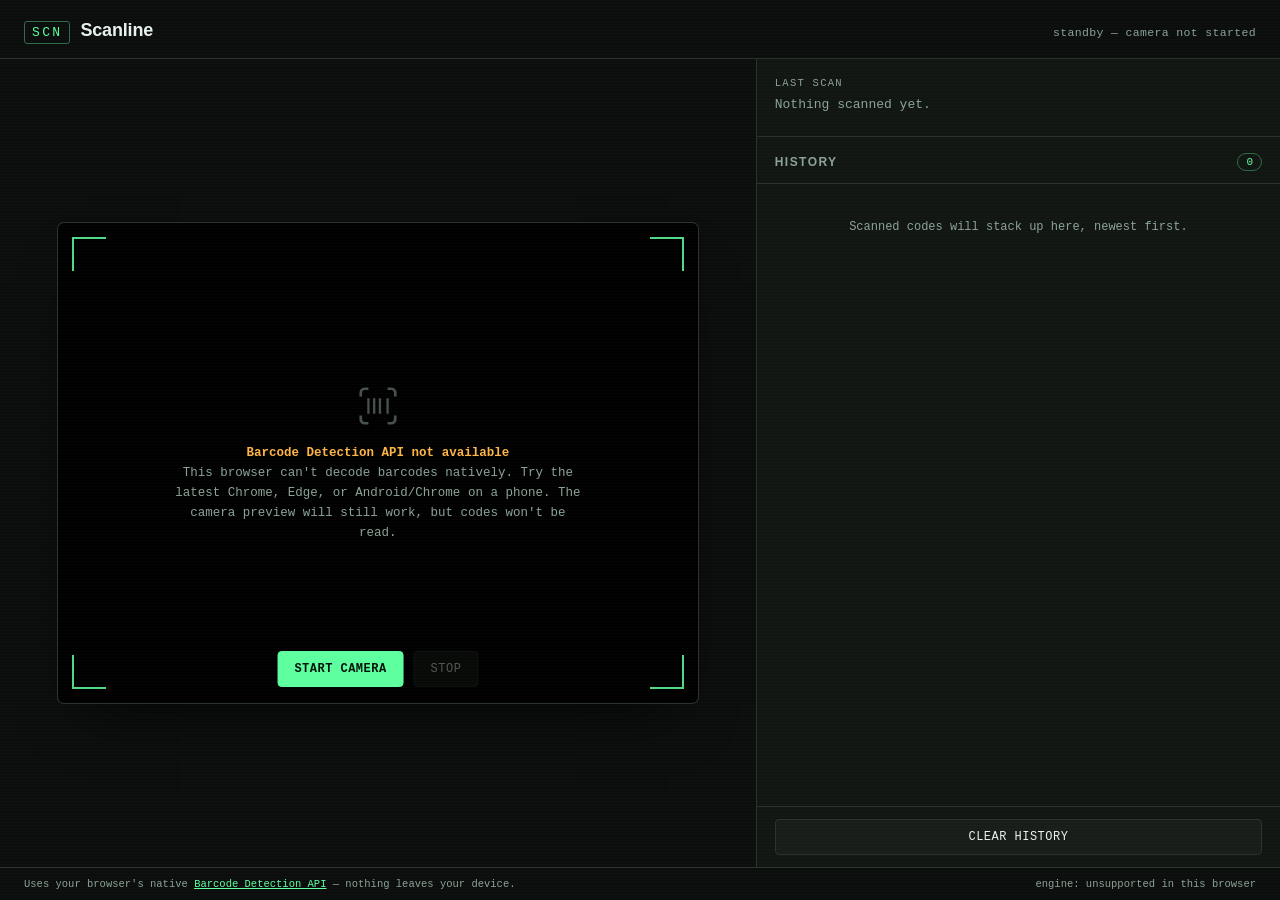
<file: barcode-scanner.html>
<!DOCTYPE html>
<html lang="en">
<head>
<meta charset="UTF-8">
<meta name="viewport" content="width=device-width, initial-scale=1.0">
<title>Scanline — Barcode Scanner</title>
<style>
  :root{
    --ink:#0b0e0d;
    --panel:#121613;
    --panel-2:#181d19;
    --line:#2a322c;
    --phosphor:#5dff9e;
    --phosphor-dim:#2e6b46;
    --amber:#ffb545;
    --text:#e8f2ec;
    --text-dim:#8ba396;
    --danger:#ff6b5e;
    --mono: "SF Mono", "IBM Plex Mono", "Courier New", monospace;
    --sans: "Inter", -apple-system, BlinkMacSystemFont, "Segoe UI", sans-serif;
  }
  *{box-sizing:border-box;}
  html,body{
    margin:0; padding:0; height:100%;
    background:var(--ink);
    color:var(--text);
    font-family:var(--sans);
    overflow-x:hidden;
  }
  body{
    display:flex;
    flex-direction:column;
    min-height:100vh;
  }

  /* subtle scanline texture over the whole app */
  body::before{
    content:"";
    position:fixed; inset:0;
    pointer-events:none;
    background:repeating-linear-gradient(
      to bottom,
      rgba(255,255,255,0.015) 0px,
      rgba(255,255,255,0.015) 1px,
      transparent 1px,
      transparent 3px
    );
    z-index:50;
  }

  header{
    padding:20px 24px 14px;
    border-bottom:1px solid var(--line);
    display:flex;
    align-items:baseline;
    justify-content:space-between;
    flex-wrap:wrap;
    gap:8px;
  }
  .brand{
    display:flex;
    align-items:baseline;
    gap:10px;
  }
  .brand .mark{
    font-family:var(--mono);
    font-size:13px;
    letter-spacing:0.18em;
    color:var(--phosphor);
    border:1px solid var(--phosphor-dim);
    padding:3px 7px;
    border-radius:3px;
  }
  .brand h1{
    font-size:18px;
    font-weight:600;
    letter-spacing:-0.01em;
    margin:0;
  }
  .status-line{
    font-family:var(--mono);
    font-size:11.5px;
    color:var(--text-dim);
    letter-spacing:0.03em;
  }
  .status-line b{ color:var(--phosphor); font-weight:600; }

  main{
    flex:1;
    display:grid;
    grid-template-columns: minmax(0,1.3fr) minmax(280px, 0.9fr);
    gap:1px;
    background:var(--line);
  }
  @media (max-width: 860px){
    main{ grid-template-columns: 1fr; }
  }

  .stage{
    background:var(--ink);
    position:relative;
    display:flex;
    align-items:center;
    justify-content:center;
    padding:28px;
    min-height:420px;
  }

  .viewfinder{
    position:relative;
    width:100%;
    max-width:640px;
    aspect-ratio: 4 / 3;
    background:#000;
    border-radius:6px;
    overflow:hidden;
    box-shadow: 0 0 0 1px var(--line), 0 30px 60px -30px rgba(0,0,0,0.8);
  }
  video{
    position:absolute; inset:0;
    width:100%; height:100%;
    object-fit:cover;
    filter: contrast(1.05) saturate(0.95);
  }
  canvas{ display:none; }

  .placeholder{
    position:absolute; inset:0;
    display:flex;
    flex-direction:column;
    align-items:center;
    justify-content:center;
    gap:14px;
    color:var(--text-dim);
    font-family:var(--mono);
    font-size:12.5px;
    text-align:center;
    padding:20px;
  }
  .placeholder svg{ opacity:0.5; }

  /* corner brackets */
  .brackets span{
    position:absolute;
    width:34px; height:34px;
    border:2px solid var(--phosphor);
    opacity:0.85;
  }
  .brackets .tl{ top:14px; left:14px; border-right:none; border-bottom:none; }
  .brackets .tr{ top:14px; right:14px; border-left:none; border-bottom:none; }
  .brackets .bl{ bottom:14px; left:14px; border-right:none; border-top:none; }
  .brackets .br{ bottom:14px; right:14px; border-left:none; border-top:none; }

  .scan-band{
    position:absolute;
    left:6%; right:6%;
    height:2px;
    background: linear-gradient(90deg, transparent, var(--phosphor) 20%, var(--phosphor) 80%, transparent);
    box-shadow: 0 0 8px 1px var(--phosphor);
    top:50%;
    animation: sweep 2.6s ease-in-out infinite;
    opacity:0;
  }
  .live .scan-band{ opacity:1; }
  @keyframes sweep{
    0%   { top:12%; }
    50%  { top:88%; }
    100% { top:12%; }
  }

  .flash{
    position:absolute; inset:0;
    background: var(--phosphor);
    opacity:0;
    pointer-events:none;
  }
  .flash.hit{
    animation: flashhit 0.35s ease-out;
  }
  @keyframes flashhit{
    0%{ opacity:0.55; }
    100%{ opacity:0; }
  }

  .controls{
    position:absolute;
    bottom:16px;
    left:50%;
    transform:translateX(-50%);
    display:flex;
    gap:10px;
    z-index:5;
  }

  button{
    font-family:var(--mono);
    font-size:12px;
    letter-spacing:0.04em;
    text-transform:uppercase;
    padding:10px 16px;
    border-radius:4px;
    border:1px solid var(--line);
    background:var(--panel-2);
    color:var(--text);
    cursor:pointer;
    transition: border-color 0.15s ease, color 0.15s ease, background 0.15s ease;
  }
  button:hover{ border-color:var(--phosphor-dim); color:var(--phosphor); }
  button:active{ transform: translateY(1px); }
  button.primary{
    background:var(--phosphor);
    color:#03130a;
    border-color:var(--phosphor);
    font-weight:600;
  }
  button.primary:hover{ background:#7bffb4; color:#03130a; }
  button:disabled{ opacity:0.35; cursor:not-allowed; }
  button.danger:hover{ border-color:var(--danger); color:var(--danger); }

  .panel{
    background:var(--panel);
    display:flex;
    flex-direction:column;
    min-height:0;
  }
  .panel-head{
    padding:16px 18px 12px;
    border-bottom:1px solid var(--line);
    display:flex;
    align-items:center;
    justify-content:space-between;
  }
  .panel-head h2{
    font-size:12px;
    text-transform:uppercase;
    letter-spacing:0.12em;
    color:var(--text-dim);
    margin:0;
    font-weight:600;
  }
  .count-pill{
    font-family:var(--mono);
    font-size:11px;
    color:var(--phosphor);
    border:1px solid var(--phosphor-dim);
    padding:2px 8px;
    border-radius:20px;
  }

  .latest{
    padding:18px;
    border-bottom:1px solid var(--line);
  }
  .latest .label{
    font-family:var(--mono);
    font-size:10.5px;
    text-transform:uppercase;
    letter-spacing:0.12em;
    color:var(--text-dim);
    margin-bottom:8px;
  }
  .latest .value{
    font-family:var(--mono);
    font-size:20px;
    font-weight:600;
    word-break:break-all;
    color:var(--phosphor);
    line-height:1.35;
  }
  .latest .meta{
    margin-top:6px;
    font-family:var(--mono);
    font-size:11px;
    color:var(--text-dim);
  }
  .latest .empty{
    font-family:var(--mono);
    font-size:13px;
    color:var(--text-dim);
  }

  .history{
    flex:1;
    overflow-y:auto;
    padding:6px 0;
  }
  .history::-webkit-scrollbar{ width:8px; }
  .history::-webkit-scrollbar-thumb{ background:var(--line); border-radius:4px; }

  .entry{
    display:flex;
    align-items:center;
    justify-content:space-between;
    gap:10px;
    padding:11px 18px;
    border-bottom:1px solid rgba(255,255,255,0.03);
  }
  .entry:hover{ background:rgba(255,255,255,0.02); }
  .entry .txt{ min-width:0; }
  .entry .code{
    font-family:var(--mono);
    font-size:13px;
    color:var(--text);
    white-space:nowrap;
    overflow:hidden;
    text-overflow:ellipsis;
  }
  .entry .fmt{
    font-family:var(--mono);
    font-size:10.5px;
    color:var(--text-dim);
    margin-top:2px;
    display:flex;
    gap:8px;
  }
  .entry .fmt .tag{
    color:var(--amber);
    border:1px solid rgba(255,181,69,0.35);
    padding:0 5px;
    border-radius:3px;
  }
  .copy-btn{
    flex-shrink:0;
    background:transparent;
    border:1px solid var(--line);
    padding:5px 9px;
    font-size:10.5px;
  }
  .copy-btn.copied{ color:var(--phosphor); border-color:var(--phosphor-dim); }

  .history-empty{
    padding:30px 18px;
    text-align:center;
    color:var(--text-dim);
    font-family:var(--mono);
    font-size:12px;
  }

  footer{
    padding:10px 24px;
    border-top:1px solid var(--line);
    font-family:var(--mono);
    font-size:10.5px;
    color:var(--text-dim);
    display:flex;
    justify-content:space-between;
    flex-wrap:wrap;
    gap:6px;
  }
  a{ color:var(--phosphor); }

  .unsupported{
    max-width:420px;
    line-height:1.6;
  }
  .unsupported b{ color:var(--amber); }
</style>
</head>
<body>

<header>
  <div class="brand">
    <span class="mark">SCN</span>
    <h1>Scanline</h1>
  </div>
  <div class="status-line" id="statusLine">standby — camera not started</div>
</header>

<main>
  <section class="stage">
    <div class="viewfinder" id="viewfinder">
      <video id="video" autoplay playsinline muted></video>
      <canvas id="canvas"></canvas>

      <div class="placeholder" id="placeholder">
        <svg width="46" height="46" viewBox="0 0 24 24" fill="none" stroke="currentColor" stroke-width="1.4">
          <path d="M3 7V5a2 2 0 0 1 2-2h2M3 17v2a2 2 0 0 0 2 2h2M21 7V5a2 2 0 0 0-2-2h-2M21 17v2a2 2 0 0 1-2 2h-2"/>
          <path d="M7 8v8M10 8v8M13 8v8M17 8v8" stroke-width="1.2"/>
        </svg>
        <div id="placeholderText">Press start to activate the camera<br>and begin scanning.</div>
      </div>

      <div class="brackets">
        <span class="tl"></span><span class="tr"></span><span class="bl"></span><span class="br"></span>
      </div>
      <div class="scan-band"></div>
      <div class="flash" id="flash"></div>

      <div class="controls">
        <button class="primary" id="startBtn">Start camera</button>
        <button id="stopBtn" disabled>Stop</button>
      </div>
    </div>
  </section>

  <aside class="panel">
    <div class="latest" id="latestBlock">
      <div class="label">Last scan</div>
      <div class="empty" id="latestEmpty">Nothing scanned yet.</div>
      <div class="value" id="latestValue" style="display:none;"></div>
      <div class="meta" id="latestMeta"></div>
    </div>

    <div class="panel-head">
      <h2>History</h2>
      <span class="count-pill" id="countPill">0</span>
    </div>
    <div class="history" id="history">
      <div class="history-empty">Scanned codes will stack up here, newest first.</div>
    </div>
    <div style="padding:12px 18px; border-top:1px solid var(--line);">
      <button id="clearBtn" class="danger" style="width:100%;">Clear history</button>
    </div>
  </aside>
</main>

<footer>
  <span>Uses your browser's native <a href="https://developer.mozilla.org/en-US/docs/Web/API/Barcode_Detection_API" target="_blank" rel="noopener">Barcode Detection API</a> — nothing leaves your device.</span>
  <span id="engineNote"></span>
</footer>

<script>
(function(){
  const video = document.getElementById('video');
  const canvas = document.getElementById('canvas');
  const ctx = canvas.getContext('2d', { willReadFrequently: true });
  const startBtn = document.getElementById('startBtn');
  const stopBtn = document.getElementById('stopBtn');
  const clearBtn = document.getElementById('clearBtn');
  const viewfinder = document.getElementById('viewfinder');
  const placeholder = document.getElementById('placeholder');
  const placeholderText = document.getElementById('placeholderText');
  const statusLine = document.getElementById('statusLine');
  const flash = document.getElementById('flash');
  const engineNote = document.getElementById('engineNote');

  const latestEmpty = document.getElementById('latestEmpty');
  const latestValue = document.getElementById('latestValue');
  const latestMeta = document.getElementById('latestMeta');
  const historyEl = document.getElementById('history');
  const countPill = document.getElementById('countPill');

  let stream = null;
  let rafId = null;
  let detector = null;
  let history = [];
  let lastCode = null;
  let lastSeenAt = 0;
  const REPEAT_COOLDOWN_MS = 2200;

  const hasDetectorAPI = 'BarcodeDetector' in window;

  async function setup(){
    if (!hasDetectorAPI){
      placeholderText.innerHTML =
        '<div class="unsupported"><b>Barcode Detection API not available</b><br>' +
        'This browser can\'t decode barcodes natively. Try the latest Chrome, Edge, ' +
        'or Android/Chrome on a phone. The camera preview will still work, but codes won\'t be read.</div>';
      startBtn.disabled = false;
      engineNote.textContent = 'engine: unsupported in this browser';
      return;
    }
    try {
      const formats = await BarcodeDetector.getSupportedFormats();
      detector = new BarcodeDetector({ formats });
      engineNote.textContent = 'engine: native BarcodeDetector (' + formats.length + ' formats)';
    } catch (e) {
      detector = new BarcodeDetector();
      engineNote.textContent = 'engine: native BarcodeDetector';
    }
  }

  async function start(){
    startBtn.disabled = true;
    statusLine.textContent = 'requesting camera…';
    try {
      stream = await navigator.mediaDevices.getUserMedia({
        video: { facingMode: 'environment', width: { ideal: 1280 }, height: { ideal: 720 } },
        audio: false
      });
      video.srcObject = stream;
      await video.play();
      placeholder.style.display = 'none';
      viewfinder.classList.add('live');
      stopBtn.disabled = false;
      statusLine.innerHTML = '<b>live</b> — point the camera at a barcode';
      if (detector) scanLoop();
    } catch (err) {
      startBtn.disabled = false;
      statusLine.textContent = 'camera error: ' + (err && err.message ? err.message : 'permission denied');
      placeholderText.innerHTML =
        '<div class="unsupported"><b>Couldn\'t access the camera</b><br>' +
        'Check that this page has camera permission, and that no other app is using the camera. ' +
        'If you\'re viewing this inside an embedded preview, try opening the file directly in a browser tab.</div>';
    }
  }

  function stop(){
    if (rafId) cancelAnimationFrame(rafId);
    rafId = null;
    if (stream){
      stream.getTracks().forEach(t => t.stop());
      stream = null;
    }
    viewfinder.classList.remove('live');
    placeholder.style.display = 'flex';
    startBtn.disabled = false;
    stopBtn.disabled = true;
    statusLine.textContent = 'standby — camera stopped';
  }

  let busy = false;
  async function scanLoop(){
    if (!stream) return;
    if (!busy && video.readyState >= 2){
      busy = true;
      try {
        const codes = await detector.detect(video);
        if (codes && codes.length){
          handleDetections(codes);
        }
      } catch (e) {
        // detection hiccup on a single frame — ignore and keep going
      }
      busy = false;
    }
    rafId = requestAnimationFrame(scanLoop);
  }

  function handleDetections(codes){
    const now = Date.now();
    for (const c of codes){
      const value = c.rawValue;
      if (value === lastCode && (now - lastSeenAt) < REPEAT_COOLDOWN_MS) continue;
      lastCode = value;
      lastSeenAt = now;
      registerScan(value, c.format);
    }
  }

  function registerScan(value, format){
    flash.classList.remove('hit');
    void flash.offsetWidth;
    flash.classList.add('hit');

    const entry = { value, format, time: new Date() };
    history.unshift(entry);
    if (history.length > 200) history.pop();

    latestEmpty.style.display = 'none';
    latestValue.style.display = 'block';
    latestValue.textContent = value;
    latestMeta.textContent = format.toUpperCase() + ' · ' + entry.time.toLocaleTimeString();

    renderHistory();
  }

  function renderHistory(){
    countPill.textContent = history.length;
    if (!history.length){
      historyEl.innerHTML = '<div class="history-empty">Scanned codes will stack up here, newest first.</div>';
      return;
    }
    historyEl.innerHTML = '';
    history.forEach((e, i) => {
      const row = document.createElement('div');
      row.className = 'entry';
      row.innerHTML =
        '<div class="txt">' +
          '<div class="code">' + escapeHtml(e.value) + '</div>' +
          '<div class="fmt"><span class="tag">' + e.format.toUpperCase() + '</span><span>' + e.time.toLocaleTimeString() + '</span></div>' +
        '</div>' +
        '<button class="copy-btn" data-idx="' + i + '">Copy</button>';
      historyEl.appendChild(row);
    });
    historyEl.querySelectorAll('.copy-btn').forEach(btn => {
      btn.addEventListener('click', async () => {
        const idx = Number(btn.getAttribute('data-idx'));
        const val = history[idx].value;
        try {
          await navigator.clipboard.writeText(val);
          btn.textContent = 'Copied';
          btn.classList.add('copied');
          setTimeout(() => { btn.textContent = 'Copy'; btn.classList.remove('copied'); }, 1200);
        } catch (e) {
          btn.textContent = 'Select & copy manually';
        }
      });
    });
  }

  function escapeHtml(s){
    return s.replace(/[&<>"']/g, m => ({
      '&':'&amp;','<':'&lt;','>':'&gt;','"':'&quot;',"'":'&#39;'
    }[m]));
  }

  clearBtn.addEventListener('click', () => {
    history = [];
    lastCode = null;
    latestEmpty.style.display = 'block';
    latestValue.style.display = 'none';
    latestMeta.textContent = '';
    renderHistory();
  });

  startBtn.addEventListener('click', start);
  stopBtn.addEventListener('click', stop);

  window.addEventListener('beforeunload', () => { if (stream) stream.getTracks().forEach(t => t.stop()); });

  setup();
})();
</script>

</body>
</html>
</file>
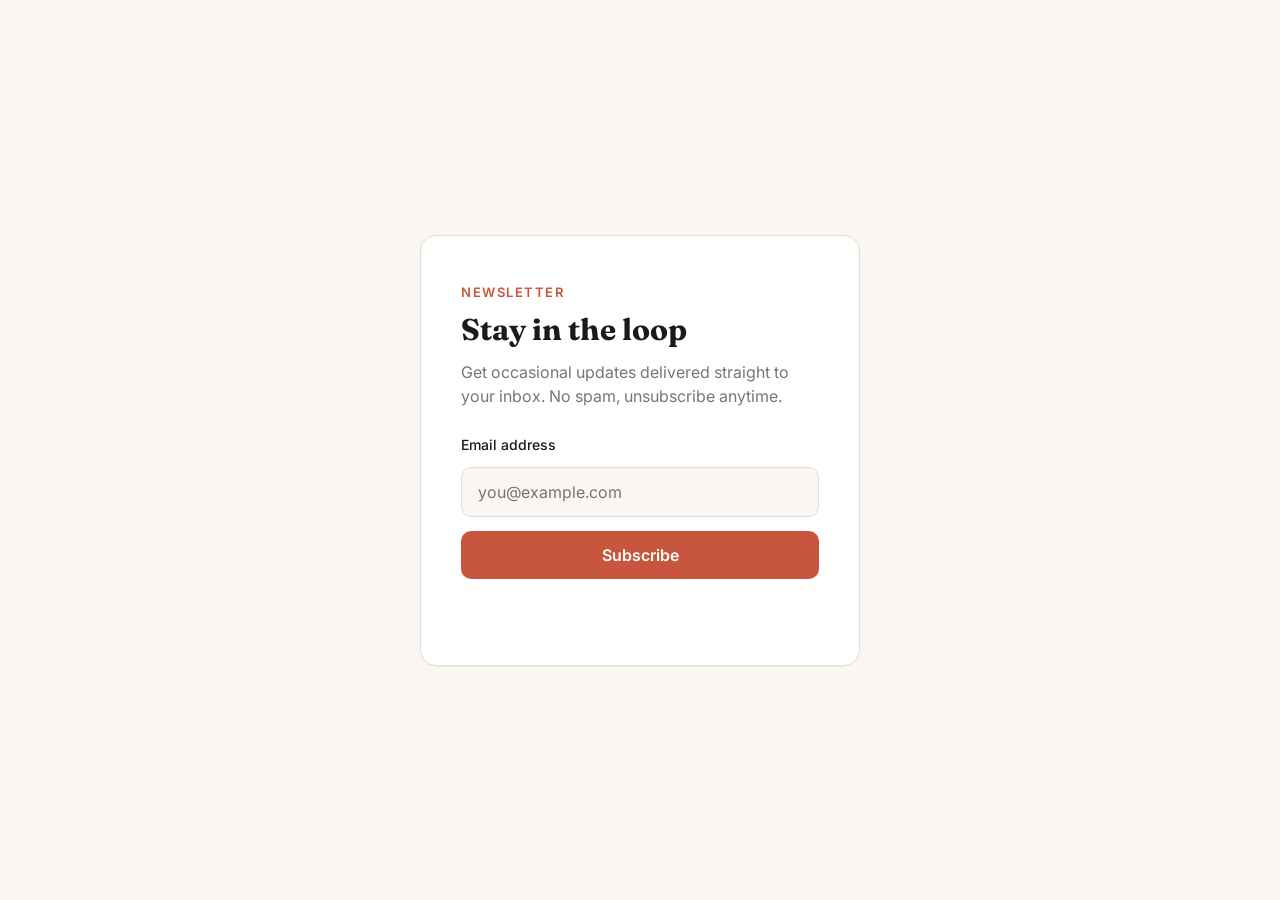
<file: test-weebhook.html>
<!DOCTYPE html>
<html lang="en">
<head>
<meta charset="UTF-8">
<meta name="viewport" content="width=device-width, initial-scale=1.0">
<title>Subscribe to Our Newsletter</title>
<link rel="preconnect" href="https://fonts.googleapis.com">
<link rel="preconnect" href="https://fonts.gstatic.com" crossorigin>
<link href="https://fonts.googleapis.com/css2?family=Fraunces:wght@600;700&family=Inter:wght@400;500;600&display=swap" rel="stylesheet">
<style>
  :root {
    --ink: #1c1a17;
    --paper: #faf7f2;
    --accent: #c8553d;
    --muted: #7a756e;
    --border: #e4ddd2;
    --success: #3d7a52;
  }

  * {
    box-sizing: border-box;
  }

  body {
    margin: 0;
    font-family: 'Inter', sans-serif;
    font-size: 16px;
    background-color: var(--paper);
    color: var(--ink);
    display: flex;
    align-items: center;
    justify-content: center;
    min-height: 100vh;
    padding: 24px;
  }

  .card {
    background: #ffffff;
    border: 1px solid var(--border);
    border-radius: 16px;
    padding: 48px 40px;
    max-width: 440px;
    width: 100%;
    box-shadow: 0 1px 2px rgba(28, 26, 23, 0.04);
  }

  .eyebrow {
    font-size: 13px;
    letter-spacing: 1.5px;
    text-transform: uppercase;
    color: var(--accent);
    font-weight: 600;
    margin-bottom: 12px;
  }

  h1 {
    font-family: 'Fraunces', serif;
    font-size: 30px;
    font-weight: 700;
    line-height: 1.2;
    margin: 0 0 12px;
  }

  p.subtext {
    font-size: 16px;
    color: var(--muted);
    line-height: 1.5;
    margin: 0 0 28px;
  }

  form {
    display: flex;
    flex-direction: column;
    gap: 14px;
  }

  label {
    font-size: 14px;
    font-weight: 500;
    color: var(--ink);
  }

  input[type="email"] {
    font-family: 'Inter', sans-serif;
    font-size: 16px;
    padding: 14px 16px;
    border: 1px solid var(--border);
    border-radius: 10px;
    outline: none;
    background: var(--paper);
    color: var(--ink);
    transition: border-color 0.15s ease;
  }

  input[type="email"]:focus {
    border-color: var(--accent);
  }

  button {
    font-family: 'Inter', sans-serif;
    font-size: 16px;
    font-weight: 600;
    padding: 14px 20px;
    border: none;
    border-radius: 10px;
    background-color: var(--accent);
    color: #ffffff;
    cursor: pointer;
    transition: background-color 0.15s ease, transform 0.1s ease;
  }

  button:hover {
    background-color: #b04631;
  }

  button:active {
    transform: scale(0.98);
  }

  button:disabled {
    opacity: 0.6;
    cursor: not-allowed;
  }

  .message {
    font-size: 14px;
    margin-top: 4px;
    min-height: 20px;
  }

  .message.success {
    color: var(--success);
  }

  .message.error {
    color: var(--accent);
  }
</style>
</head>
<body>

<div class="card">
  <div class="eyebrow">Newsletter</div>
  <h1>Stay in the loop</h1>
  <p class="subtext">Get occasional updates delivered straight to your inbox. No spam, unsubscribe anytime.</p>

  <form id="newsletter-form">
    <label for="email">Email address</label>
    <input type="email" id="email" name="email" placeholder="you@example.com" required>
    <button type="submit" id="submit-btn">Subscribe</button>
    <div class="message" id="form-message"></div>
  </form>
</div>

<script>
  const form = document.getElementById('newsletter-form');
  const button = document.getElementById('submit-btn');
  const messageEl = document.getElementById('form-message');
  const WEBHOOK_URL = 'https://rogine.app.n8n.cloud/webhook-test/ae6f7fef-b08e-4538-bff3-7692ff8f9c04?action=call';
  const AUTH_USER = 'test';
  const AUTH_PASS = 'test@123';

  form.addEventListener('submit', async function (e) {
    e.preventDefault();
    const email = document.getElementById('email').value.trim();

    messageEl.textContent = '';
    messageEl.className = 'message';
    button.disabled = true;
    button.textContent = 'Subscribing...';

    try {
      const response = await fetch(WEBHOOK_URL, {
        method: 'POST',
        headers: {
          'Content-Type': 'application/json',
          'Authorization': 'Basic ' + btoa(AUTH_USER + ':' + AUTH_PASS)
        },
        body: JSON.stringify({ email: email })
      });

      if (response.ok) {
        messageEl.textContent = "You're subscribed. Thanks for joining!";
        messageEl.classList.add('success');
        form.reset();
      } else {
        messageEl.textContent = 'Something went wrong. Please try again.';
        messageEl.classList.add('error');
      }
    } catch (err) {
      messageEl.textContent = 'Could not reach the server. Please try again.';
      messageEl.classList.add('error');
    } finally {
      button.disabled = false;
      button.textContent = 'Subscribe';
    }
  });
</script>

</body>
</html>
</file>
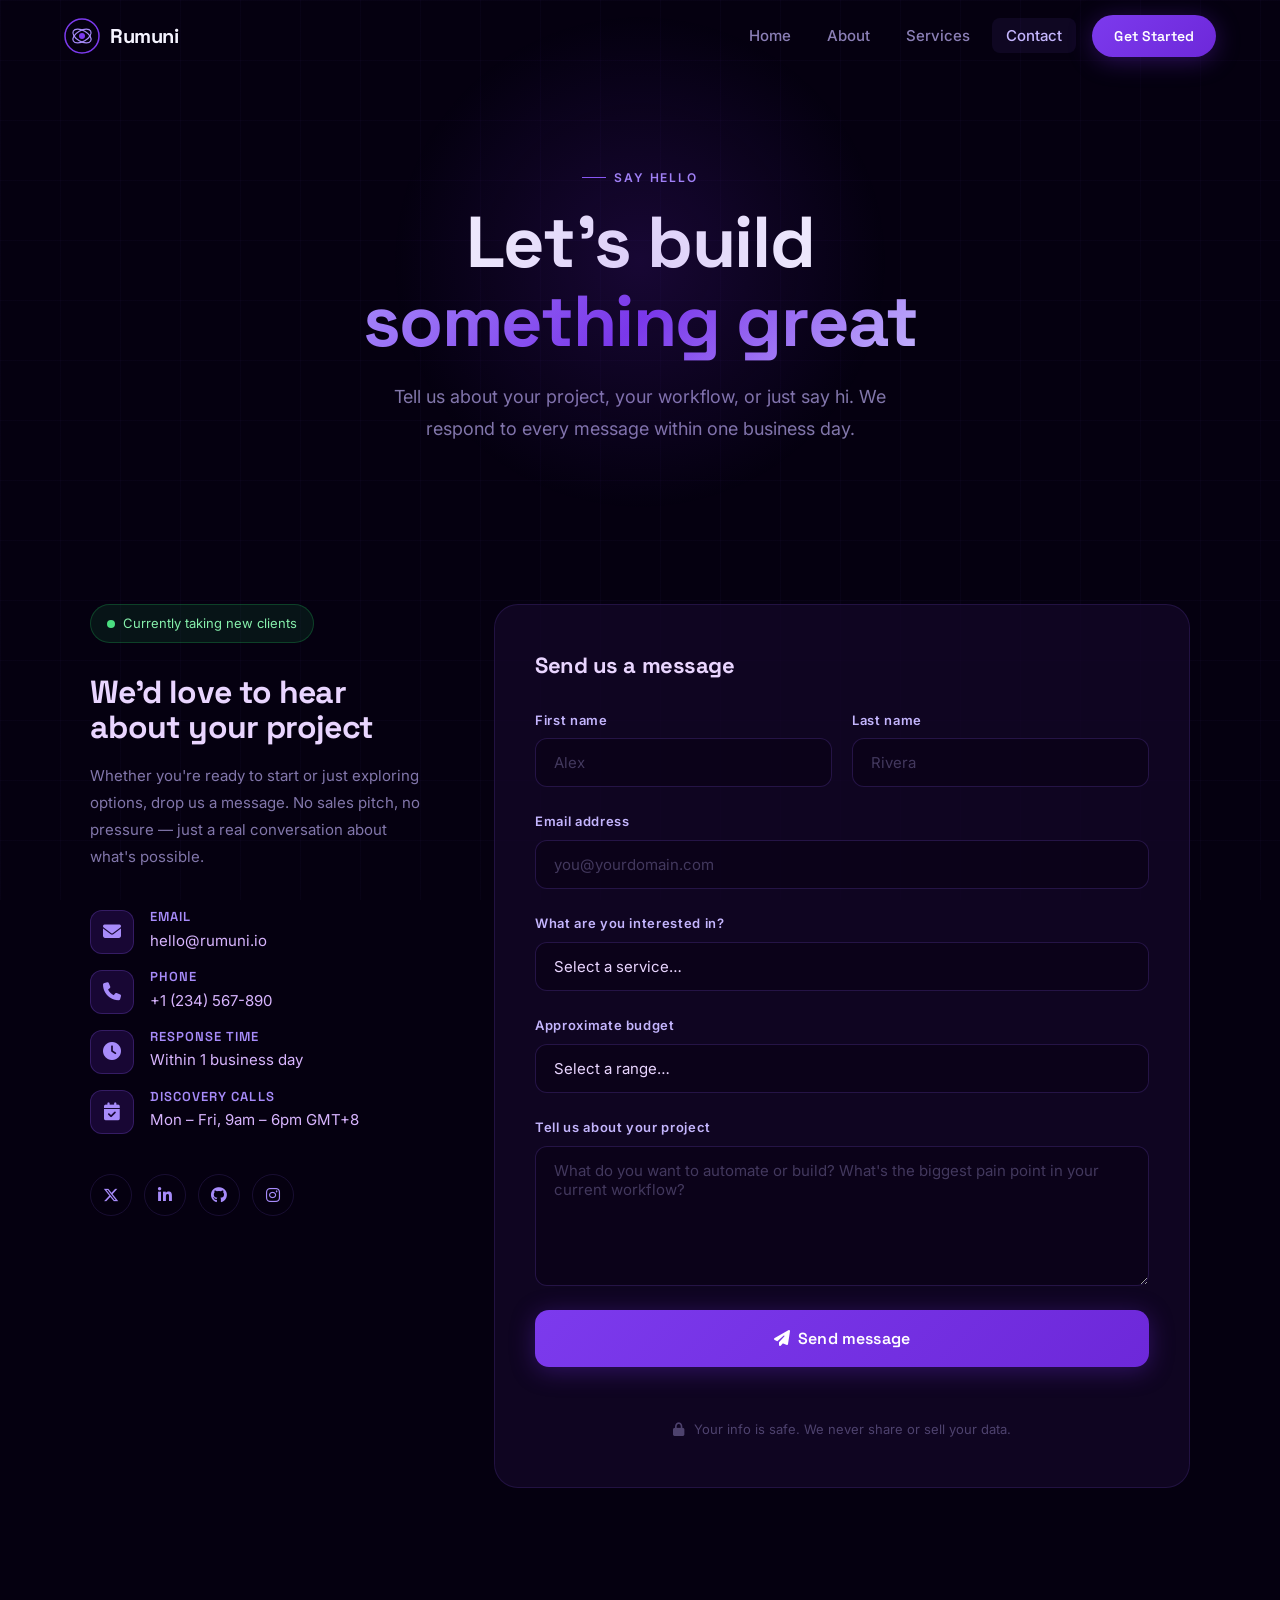
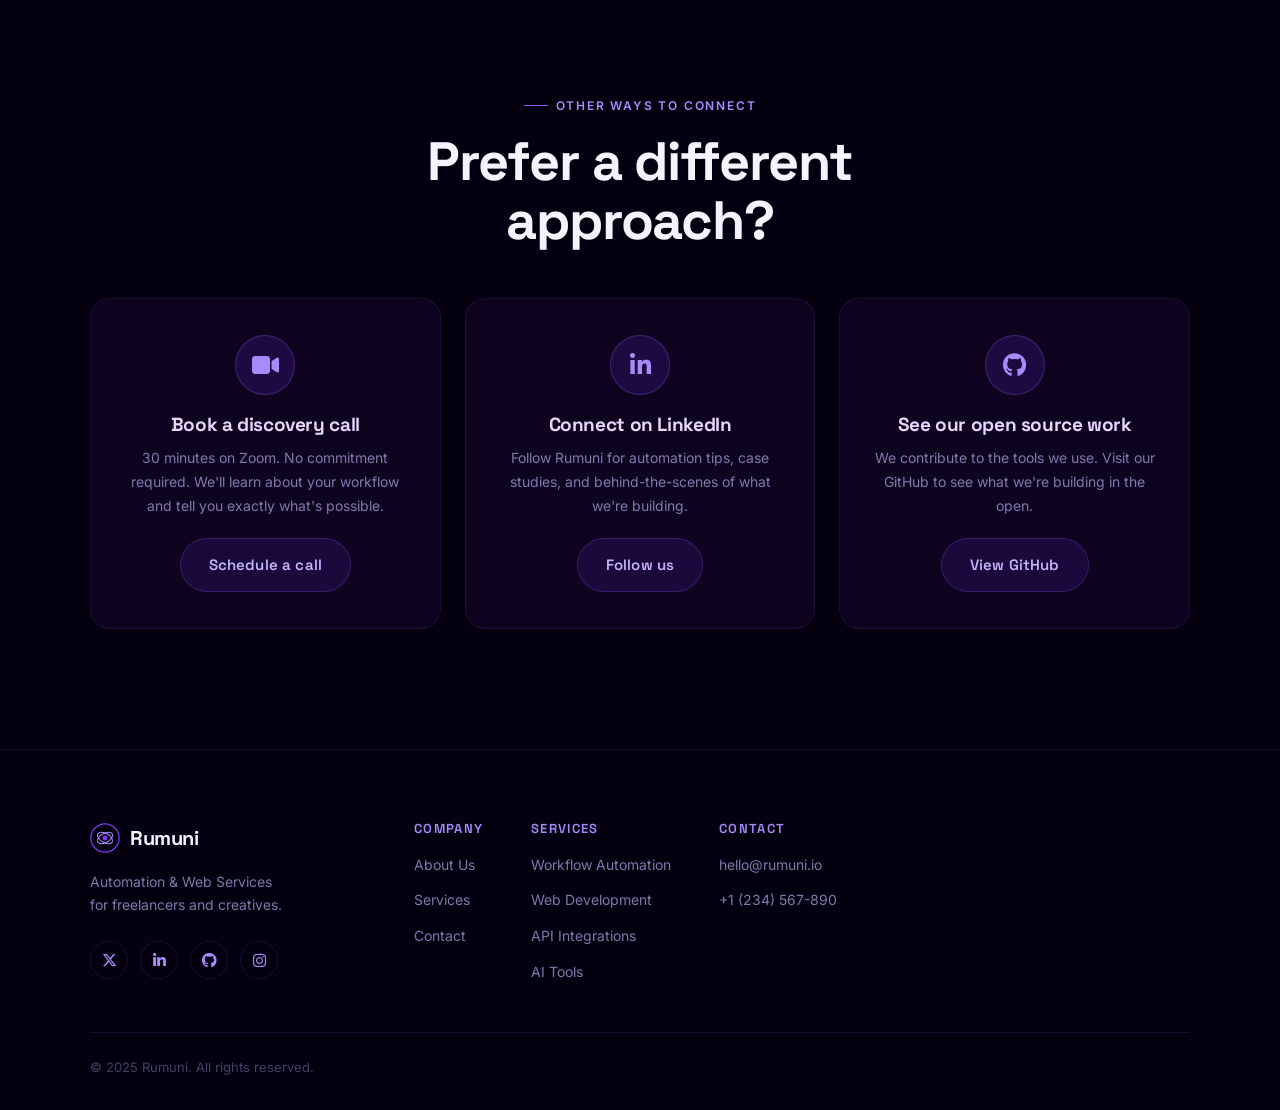
<file: rumuni/contact.html>
<!DOCTYPE html>
<html lang="en">
<head>
  <meta charset="UTF-8" />
  <meta name="viewport" content="width=device-width, initial-scale=1.0" />
  <title>Contact — Rumuni</title>
  <meta name="description" content="Get in touch with Rumuni — book a free discovery call or send us a message about your automation and web service needs." />
  <meta property="og:title" content="Contact Rumuni — Automation & Web Services" />
  <meta property="og:type" content="website" />
  <link rel="preconnect" href="https://fonts.googleapis.com" />
  <link rel="preconnect" href="https://fonts.gstatic.com" crossorigin />
  <link href="https://fonts.googleapis.com/css2?family=Space+Grotesk:wght@300;400;500;600;700&family=Inter:wght@300;400;500;600&display=swap" rel="stylesheet" />
  <link rel="stylesheet" href="https://cdnjs.cloudflare.com/ajax/libs/font-awesome/6.5.0/css/all.min.css" />
  <link rel="stylesheet" href="shared.css" />
  <style>
    /* ── CONTACT BODY ── */
    .contact-body { padding: 80px 24px 120px; }
    .contact-grid {
      display: flex;
      gap: 64px;
      max-width: 1100px;
      margin: 0 auto;
      align-items: flex-start;
    }

    /* ── CONTACT INFO ── */
    .contact-info { flex: 0 0 340px; }
    .contact-info h2 {
      font-size: clamp(24px, 3vw, 32px);
      color: #e9d5ff;
      margin-bottom: 16px;
      text-align: left;
    }
    .contact-info > p {
      font-size: 15px;
      color: var(--text-muted);
      line-height: 1.8;
      margin-bottom: 40px;
    }
    .contact-detail-list { display: flex; flex-direction: column; gap: 16px; margin-bottom: 40px; }
    .contact-detail-item {
      display: flex;
      align-items: flex-start;
      gap: 16px;
    }
    .contact-detail-icon {
      width: 44px;
      height: 44px;
      border-radius: 12px;
      background: rgba(109,40,217,0.18);
      border: 1px solid rgba(139,92,246,0.25);
      display: flex;
      align-items: center;
      justify-content: center;
      font-size: 18px;
      color: #a78bfa;
      flex-shrink: 0;
    }
    .contact-detail-text h4 {
      font-size: 13px;
      font-weight: 600;
      letter-spacing: 0.08em;
      text-transform: uppercase;
      color: var(--purple-400);
      margin-bottom: 4px;
    }
    .contact-detail-text a,
    .contact-detail-text p {
      font-size: 15px;
      color: #d8b4fe;
      transition: color 0.2s;
    }
    .contact-detail-text a:hover { color: var(--purple-200); text-decoration: underline; }

    /* Availability indicator */
    .availability-badge {
      display: inline-flex;
      align-items: center;
      gap: 8px;
      background: rgba(34,197,94,0.1);
      border: 1px solid rgba(34,197,94,0.25);
      border-radius: 20px;
      padding: 8px 16px;
      font-size: 13px;
      color: #86efac;
      margin-bottom: 32px;
    }
    .availability-dot {
      width: 8px;
      height: 8px;
      border-radius: 50%;
      background: #4ade80;
      animation: pulse 2s ease-in-out infinite;
    }
    @keyframes pulse {
      0%, 100% { opacity: 1; transform: scale(1); }
      50% { opacity: 0.4; transform: scale(0.7); }
    }

    /* Social links in contact */
    .contact-socials { display: flex; gap: 12px; }
    .contact-social {
      width: 42px;
      height: 42px;
      border-radius: 50%;
      border: 1px solid var(--border-subtle);
      display: flex;
      align-items: center;
      justify-content: center;
      font-size: 16px;
      color: var(--purple-400);
      transition: border-color 0.2s, background 0.2s, color 0.2s;
    }
    .contact-social:hover { border-color: var(--purple-500); background: rgba(139,92,246,0.1); color: var(--purple-200); }

    /* ── CONTACT FORM ── */
    .contact-form-wrap { flex: 1; }
    .contact-form {
      background: rgba(20,8,42,0.7);
      border: 1px solid rgba(139,92,246,0.15);
      border-radius: 24px;
      padding: 48px 40px;
    }
    .form-row { display: flex; gap: 20px; }
    .form-group {
      display: flex;
      flex-direction: column;
      gap: 8px;
      margin-bottom: 24px;
      flex: 1;
    }
    .form-group label {
      font-size: 13px;
      font-weight: 600;
      color: var(--purple-300);
      letter-spacing: 0.05em;
    }
    .form-group input,
    .form-group select,
    .form-group textarea {
      background: rgba(10,2,24,0.7);
      border: 1px solid rgba(139,92,246,0.2);
      border-radius: 12px;
      padding: 14px 18px;
      font-family: 'Inter', sans-serif;
      font-size: 15px;
      color: #e9d5ff;
      outline: none;
      transition: border-color 0.2s, box-shadow 0.2s;
      width: 100%;
      -webkit-appearance: none;
    }
    .form-group input::placeholder,
    .form-group textarea::placeholder { color: rgba(196,181,253,0.3); }
    .form-group input:focus,
    .form-group select:focus,
    .form-group textarea:focus {
      border-color: rgba(139,92,246,0.6);
      box-shadow: 0 0 0 3px rgba(139,92,246,0.1);
    }
    .form-group textarea { resize: vertical; min-height: 140px; }
    .form-group select { cursor: pointer; }
    .form-group select option { background: #0d0117; color: #e9d5ff; }
    .form-submit {
      width: 100%;
      justify-content: center;
      padding: 18px;
      font-size: 16px;
      border-radius: 14px;
    }
    .form-submit:disabled { opacity: 0.6; cursor: not-allowed; }
    .form-note {
      text-align: center;
      font-size: 13px;
      color: var(--text-faint);
      margin-top: 16px;
    }
    .form-note i { margin-right: 6px; }
    .form-status {
      text-align: center;
      font-size: 14px;
      margin-top: 16px;
      min-height: 20px;
    }
    .form-status.success { color: #86efac; }
    .form-status.error { color: #f87171; }

    /* ── MAP / ORBIT SECTION ── */
    .contact-extra { padding: 80px 24px 120px; }
    .contact-extra-grid {
      display: flex;
      gap: 24px;
      max-width: 1100px;
      margin: 0 auto;
      flex-wrap: wrap;
    }
    .extra-card {
      flex: 1 1 300px;
      background: rgba(20,8,42,0.6);
      border: 1px solid rgba(139,92,246,0.12);
      border-radius: 20px;
      padding: 36px 32px;
      text-align: center;
      transition: border-color 0.3s;
    }
    .extra-card:hover { border-color: rgba(139,92,246,0.3); }
    .extra-icon {
      width: 60px;
      height: 60px;
      border-radius: 50%;
      background: rgba(109,40,217,0.18);
      border: 1px solid rgba(139,92,246,0.3);
      display: flex;
      align-items: center;
      justify-content: center;
      font-size: 24px;
      color: #a78bfa;
      margin: 0 auto 20px;
    }
    .extra-card h3 { font-size: 19px; color: #e9d5ff; margin-bottom: 10px; }
    .extra-card p { font-size: 14px; color: var(--text-muted); line-height: 1.7; margin-bottom: 20px; }

    /* ── RESPONSIVE ── */
    @media (max-width: 900px) {
      .contact-grid { flex-direction: column; gap: 48px; }
      .contact-info { flex: unset; width: 100%; }
    }
    @media (max-width: 600px) {
      .contact-form { padding: 32px 24px; }
      .form-row { flex-direction: column; gap: 0; }
    }
  </style>
</head>
<body>

  <!-- NAV -->
  <nav class="nav" id="nav" role="navigation" aria-label="Main navigation">
    <div class="nav-inner">
      <a href="index.html" class="nav-logo" aria-label="Rumuni home">
        <svg width="36" height="36" viewBox="0 0 36 36" fill="none" xmlns="http://www.w3.org/2000/svg" aria-hidden="true">
          <circle cx="18" cy="18" r="17" stroke="#7c3aed" stroke-width="1.5"/>
          <ellipse cx="18" cy="18" rx="10" ry="5.5" stroke="#a78bfa" stroke-width="1.2" transform="rotate(-30 18 18)"/>
          <ellipse cx="18" cy="18" rx="10" ry="5.5" stroke="#a78bfa" stroke-width="1.2" transform="rotate(30 18 18)"/>
          <circle cx="18" cy="18" r="3" fill="#7c3aed"/>
        </svg>
        <span>Rumuni</span>
      </a>
      <button class="nav-burger" id="navBurger" aria-label="Open navigation menu" aria-expanded="false" aria-controls="navMenu">
        <span></span><span></span><span></span>
      </button>
      <ul class="nav-links" id="navMenu" role="list">
        <li><a href="index.html" class="nav-link">Home</a></li>
        <li><a href="about.html" class="nav-link">About</a></li>
        <li><a href="services.html" class="nav-link">Services</a></li>
        <li><a href="contact.html" class="nav-link active">Contact</a></li>
        <li><a href="contact.html" class="btn btn-primary nav-cta">Get Started</a></li>
      </ul>
      <div class="nav-overlay" id="navOverlay" aria-hidden="true"></div>
    </div>
  </nav>

  <main>
    <!-- PAGE HERO -->
    <header class="page-hero" aria-labelledby="contact-hero-heading">
      <div class="page-hero-glow" aria-hidden="true"></div>
      <div class="section-eyebrow">Say hello</div>
      <h1 id="contact-hero-heading">Let's build<br /><span style="background: linear-gradient(135deg,#a78bfa,#7c3aed,#c4b5fd); -webkit-background-clip:text; -webkit-text-fill-color:transparent; background-clip:text;">something great</span></h1>
      <p>Tell us about your project, your workflow, or just say hi. We respond to every message within one business day.</p>
    </header>

    <!-- CONTACT BODY -->
    <section class="contact-body" aria-labelledby="contact-form-heading">
      <div class="contact-grid">

        <!-- Info -->
        <aside class="contact-info">
          <div class="availability-badge">
            <div class="availability-dot" aria-hidden="true"></div>
            Currently taking new clients
          </div>
          <h2 id="contact-info-heading">We'd love to hear about your project</h2>
          <p>Whether you're ready to start or just exploring options, drop us a message. No sales pitch, no pressure — just a real conversation about what's possible.</p>

          <div class="contact-detail-list">
            <div class="contact-detail-item">
              <div class="contact-detail-icon"><i class="fa-solid fa-envelope" aria-hidden="true"></i></div>
              <div class="contact-detail-text">
                <h4>Email</h4>
                <a href="mailto:hello@rumuni.io">hello@rumuni.io</a>
              </div>
            </div>
            <div class="contact-detail-item">
              <div class="contact-detail-icon"><i class="fa-solid fa-phone" aria-hidden="true"></i></div>
              <div class="contact-detail-text">
                <h4>Phone</h4>
                <a href="tel:+1234567890">+1 (234) 567-890</a>
              </div>
            </div>
            <div class="contact-detail-item">
              <div class="contact-detail-icon"><i class="fa-solid fa-clock" aria-hidden="true"></i></div>
              <div class="contact-detail-text">
                <h4>Response time</h4>
                <p>Within 1 business day</p>
              </div>
            </div>
            <div class="contact-detail-item">
              <div class="contact-detail-icon"><i class="fa-solid fa-calendar-check" aria-hidden="true"></i></div>
              <div class="contact-detail-text">
                <h4>Discovery calls</h4>
                <p>Mon – Fri, 9am – 6pm GMT+8</p>
              </div>
            </div>
          </div>

          <div class="contact-socials">
            <a href="#" class="contact-social" aria-label="Rumuni on Twitter"><i class="fa-brands fa-x-twitter" aria-hidden="true"></i></a>
            <a href="#" class="contact-social" aria-label="Rumuni on LinkedIn"><i class="fa-brands fa-linkedin-in" aria-hidden="true"></i></a>
            <a href="#" class="contact-social" aria-label="Rumuni on GitHub"><i class="fa-brands fa-github" aria-hidden="true"></i></a>
            <a href="#" class="contact-social" aria-label="Rumuni on Instagram"><i class="fa-brands fa-instagram" aria-hidden="true"></i></a>
          </div>
        </aside>

        <!-- Form -->
        <div class="contact-form-wrap">
          <form class="contact-form" id="contactForm" novalidate aria-labelledby="contact-form-heading">
            <h2 id="contact-form-heading" style="font-size:22px; margin-bottom:32px; color:#e9d5ff;">Send us a message</h2>
            <div class="form-row">
              <div class="form-group">
                <label for="firstName">First name</label>
                <input type="text" id="firstName" name="firstName" placeholder="Alex" autocomplete="given-name" required />
              </div>
              <div class="form-group">
                <label for="lastName">Last name</label>
                <input type="text" id="lastName" name="lastName" placeholder="Rivera" autocomplete="family-name" required />
              </div>
            </div>
            <div class="form-group">
              <label for="email">Email address</label>
              <input type="email" id="email" name="email" placeholder="you@yourdomain.com" autocomplete="email" required />
            </div>
            <div class="form-group">
              <label for="service">What are you interested in?</label>
              <select id="service" name="service" required>
                <option value="" disabled selected>Select a service…</option>
                <option value="automation">Workflow Automation</option>
                <option value="web">Web Development</option>
                <option value="api">API & Integrations</option>
                <option value="ai">AI-Powered Tools</option>
                <option value="analytics">Analytics & Dashboards</option>
                <option value="support">Maintenance & Support</option>
                <option value="other">Not sure yet — let's talk</option>
              </select>
            </div>
            <div class="form-group">
              <label for="budget">Approximate budget</label>
              <select id="budget" name="budget">
                <option value="" disabled selected>Select a range…</option>
                <option value="under500">Under $500</option>
                <option value="500-1500">$500 – $1,500</option>
                <option value="1500-5000">$1,500 – $5,000</option>
                <option value="5000+">$5,000+</option>
                <option value="unsure">Not sure yet</option>
              </select>
            </div>
            <div class="form-group">
              <label for="message">Tell us about your project</label>
              <textarea id="message" name="message" placeholder="What do you want to automate or build? What's the biggest pain point in your current workflow?" required></textarea>
            </div>
            <button type="submit" class="btn btn-primary form-submit" id="formSubmitBtn">
              <i class="fa-solid fa-paper-plane" aria-hidden="true"></i>
              Send message
            </button>
            <p class="form-status" id="formStatus" role="status" aria-live="polite"></p>
            <p class="form-note"><i class="fa-solid fa-lock" aria-hidden="true"></i> Your info is safe. We never share or sell your data.</p>
          </form>
        </div>

      </div>
    </section>

    <!-- EXTRA CONTACT OPTIONS -->
    <section class="contact-extra reveal-section" aria-labelledby="extra-heading">
      <div class="section-header">
        <div class="section-eyebrow">Other ways to connect</div>
        <h2 id="extra-heading">Prefer a different approach?</h2>
      </div>
      <div class="contact-extra-grid" style="margin-top:48px;">
        <div class="extra-card">
          <div class="extra-icon"><i class="fa-solid fa-video" aria-hidden="true"></i></div>
          <h3>Book a discovery call</h3>
          <p>30 minutes on Zoom. No commitment required. We'll learn about your workflow and tell you exactly what's possible.</p>
          <a href="#" class="btn btn-secondary">Schedule a call</a>
        </div>
        <div class="extra-card">
          <div class="extra-icon"><i class="fa-brands fa-linkedin-in" aria-hidden="true"></i></div>
          <h3>Connect on LinkedIn</h3>
          <p>Follow Rumuni for automation tips, case studies, and behind-the-scenes of what we're building.</p>
          <a href="#" class="btn btn-secondary">Follow us</a>
        </div>
        <div class="extra-card">
          <div class="extra-icon"><i class="fa-brands fa-github" aria-hidden="true"></i></div>
          <h3>See our open source work</h3>
          <p>We contribute to the tools we use. Visit our GitHub to see what we're building in the open.</p>
          <a href="#" class="btn btn-secondary">View GitHub</a>
        </div>
      </div>
    </section>

  </main>

  <!-- FOOTER -->
  <footer class="footer" role="contentinfo">
    <div class="footer-inner">
      <div class="footer-brand">
        <a href="index.html" class="nav-logo footer-logo" aria-label="Rumuni home">
          <svg width="30" height="30" viewBox="0 0 36 36" fill="none" xmlns="http://www.w3.org/2000/svg" aria-hidden="true">
            <circle cx="18" cy="18" r="17" stroke="#7c3aed" stroke-width="1.5"/>
            <ellipse cx="18" cy="18" rx="10" ry="5.5" stroke="#a78bfa" stroke-width="1.2" transform="rotate(-30 18 18)"/>
            <ellipse cx="18" cy="18" rx="10" ry="5.5" stroke="#a78bfa" stroke-width="1.2" transform="rotate(30 18 18)"/>
            <circle cx="18" cy="18" r="3" fill="#7c3aed"/>
          </svg>
          <span>Rumuni</span>
        </a>
        <p class="footer-tagline">Automation & Web Services<br />for freelancers and creatives.</p>
        <div class="footer-socials">
          <a href="#" class="social-link" aria-label="Rumuni on Twitter"><i class="fa-brands fa-x-twitter" aria-hidden="true"></i></a>
          <a href="#" class="social-link" aria-label="Rumuni on LinkedIn"><i class="fa-brands fa-linkedin-in" aria-hidden="true"></i></a>
          <a href="#" class="social-link" aria-label="Rumuni on GitHub"><i class="fa-brands fa-github" aria-hidden="true"></i></a>
          <a href="#" class="social-link" aria-label="Rumuni on Instagram"><i class="fa-brands fa-instagram" aria-hidden="true"></i></a>
        </div>
      </div>
      <nav class="footer-nav" aria-label="Footer navigation">
        <div class="footer-col">
          <h4>Company</h4>
          <ul role="list">
            <li><a href="about.html">About Us</a></li>
            <li><a href="services.html">Services</a></li>
            <li><a href="contact.html">Contact</a></li>
          </ul>
        </div>
        <div class="footer-col">
          <h4>Services</h4>
          <ul role="list">
            <li><a href="services.html">Workflow Automation</a></li>
            <li><a href="services.html">Web Development</a></li>
            <li><a href="services.html">API Integrations</a></li>
            <li><a href="services.html">AI Tools</a></li>
          </ul>
        </div>
        <div class="footer-col">
          <h4>Contact</h4>
          <ul role="list">
            <li><a href="mailto:hello@rumuni.io">hello@rumuni.io</a></li>
            <li><a href="tel:+1234567890">+1 (234) 567-890</a></li>
          </ul>
        </div>
      </nav>
    </div>
    <div class="footer-bottom">
      <p>&copy; 2025 Rumuni. All rights reserved.</p>
    </div>
  </footer>

  <script src="shared.js"></script>
  <script>
    // ── Contact form submission to n8n webhook ──
    (function () {
      const form = document.getElementById('contactForm');
      const submitBtn = document.getElementById('formSubmitBtn');
      const statusEl = document.getElementById('formStatus');

      const WEBHOOK_URL = 'https://rogine02.app.n8n.cloud/webhook/278ddf81-38ba-43d2-9d3a-18b6a1c558ff';
      const BASIC_AUTH_USER = 'test';
      const BASIC_AUTH_PASS = 'test@123';

      function setStatus(message, type) {
        statusEl.textContent = message;
        statusEl.classList.remove('success', 'error');
        if (type) statusEl.classList.add(type);
      }

      form.addEventListener('submit', async function (e) {
        e.preventDefault();
        setStatus('', null);

        const payload = {
          first_name: document.getElementById('firstName').value.trim(),
          last_name: document.getElementById('lastName').value.trim(),
          email: document.getElementById('email').value.trim(),
          service: document.getElementById('service').value,
          budget: document.getElementById('budget').value,
          project_description: document.getElementById('message').value.trim()
        };

        const originalBtnHTML = submitBtn.innerHTML;
        submitBtn.disabled = true;
        submitBtn.innerHTML = '<i class="fa-solid fa-spinner fa-spin" aria-hidden="true"></i> Sending…';

        try {
          const response = await fetch(WEBHOOK_URL, {
            method: 'POST',
            headers: {
              'Content-Type': 'application/json',
              'Authorization': 'Basic ' + btoa(BASIC_AUTH_USER + ':' + BASIC_AUTH_PASS)
            },
            body: JSON.stringify(payload)
          });

          if (!response.ok) {
            throw new Error('Request failed with status ' + response.status);
          }

          form.reset();
          setStatus("Thanks! Your message has been sent — we'll be in touch within 1 business day.", 'success');
        } catch (err) {
          console.error('Contact form submission error:', err);
          setStatus('Something went wrong sending your message. Please try again or email us directly.', 'error');
        } finally {
          submitBtn.disabled = false;
          submitBtn.innerHTML = originalBtnHTML;
        }
      });
    })();
  </script>
</body>
</html>
</file>
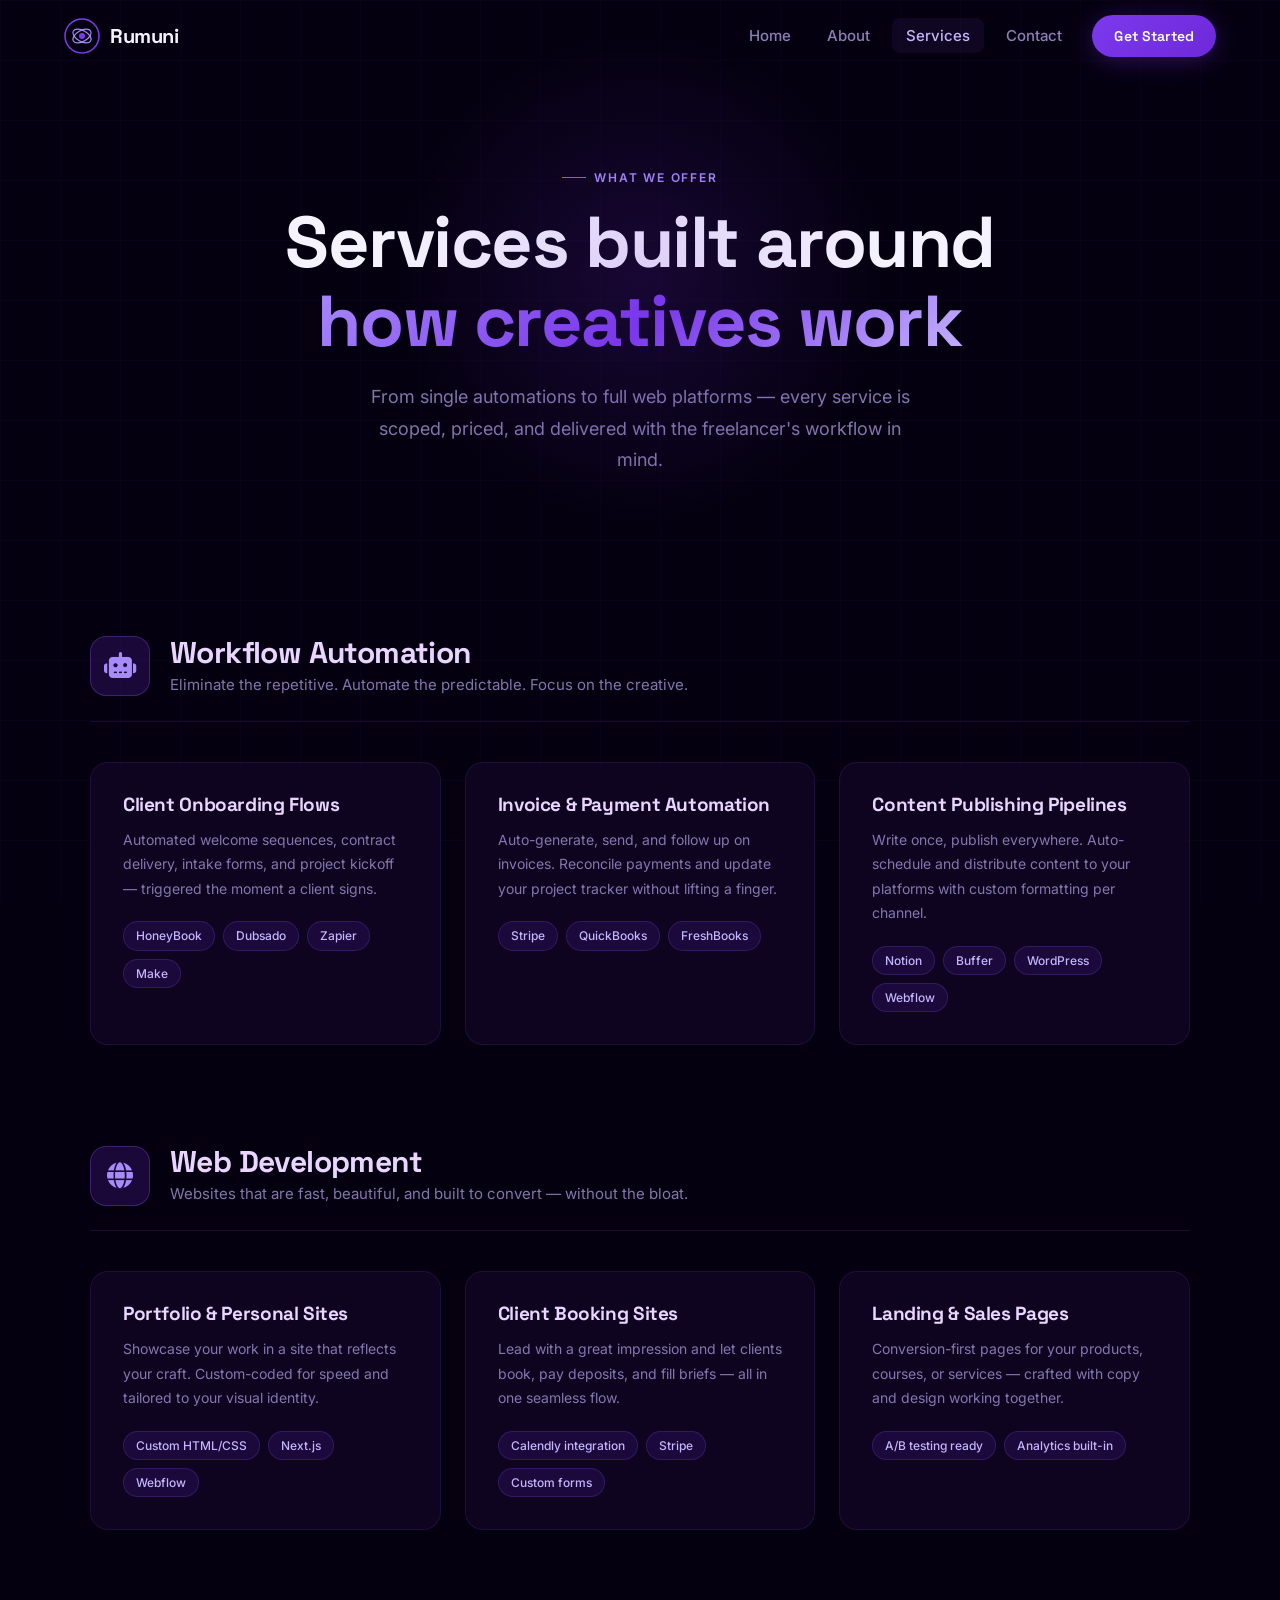
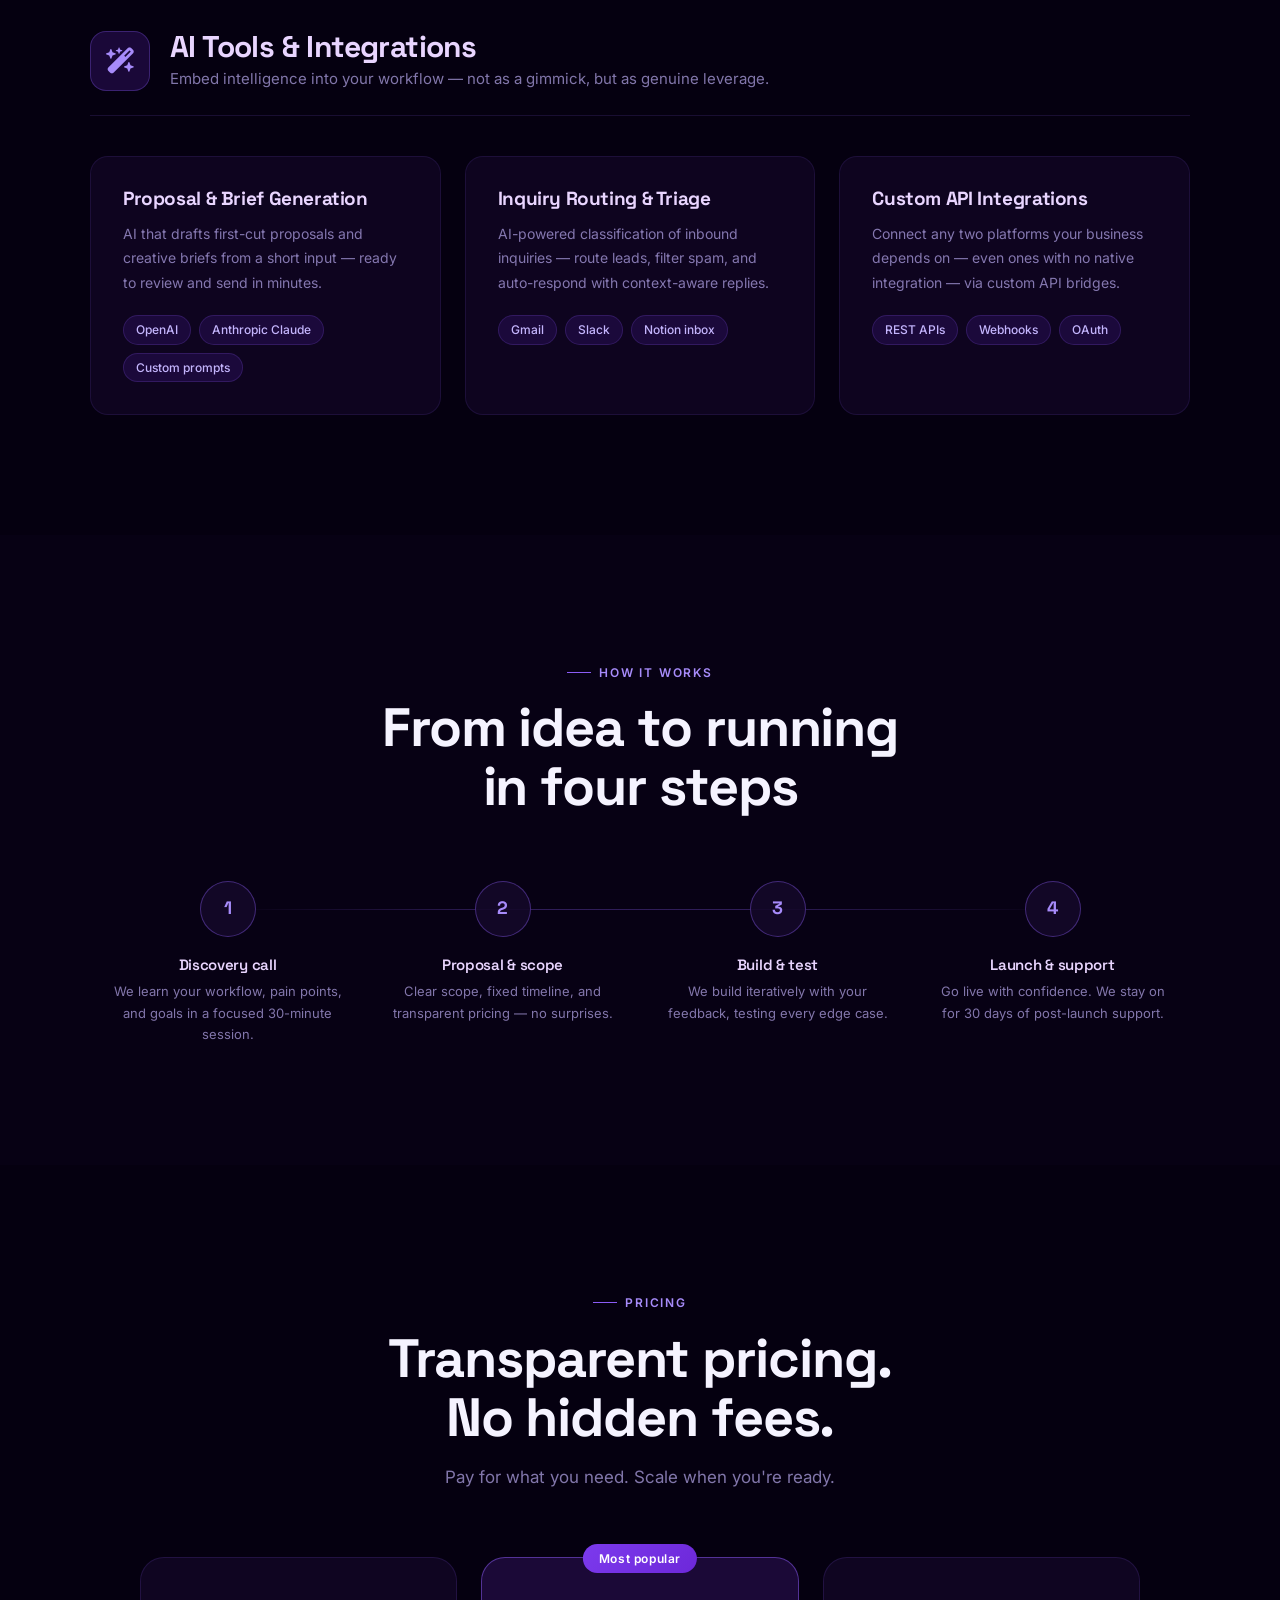
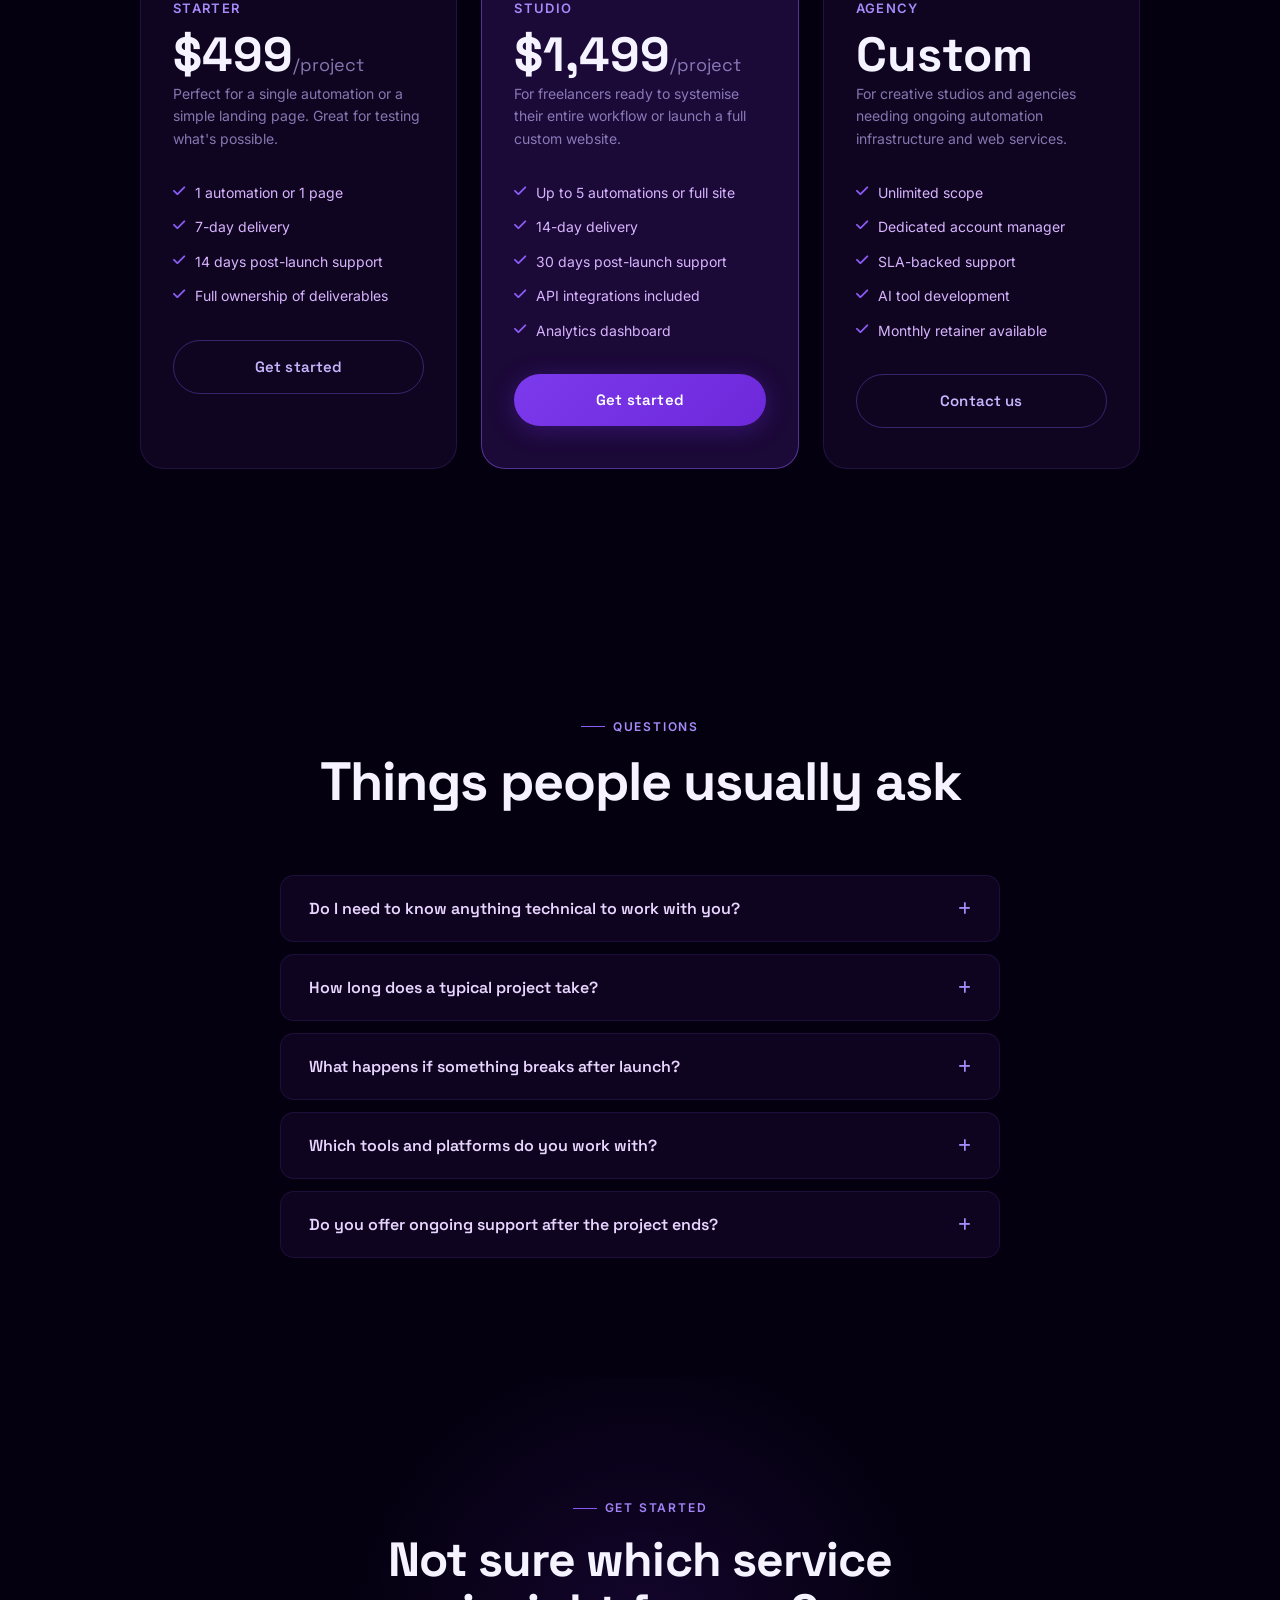
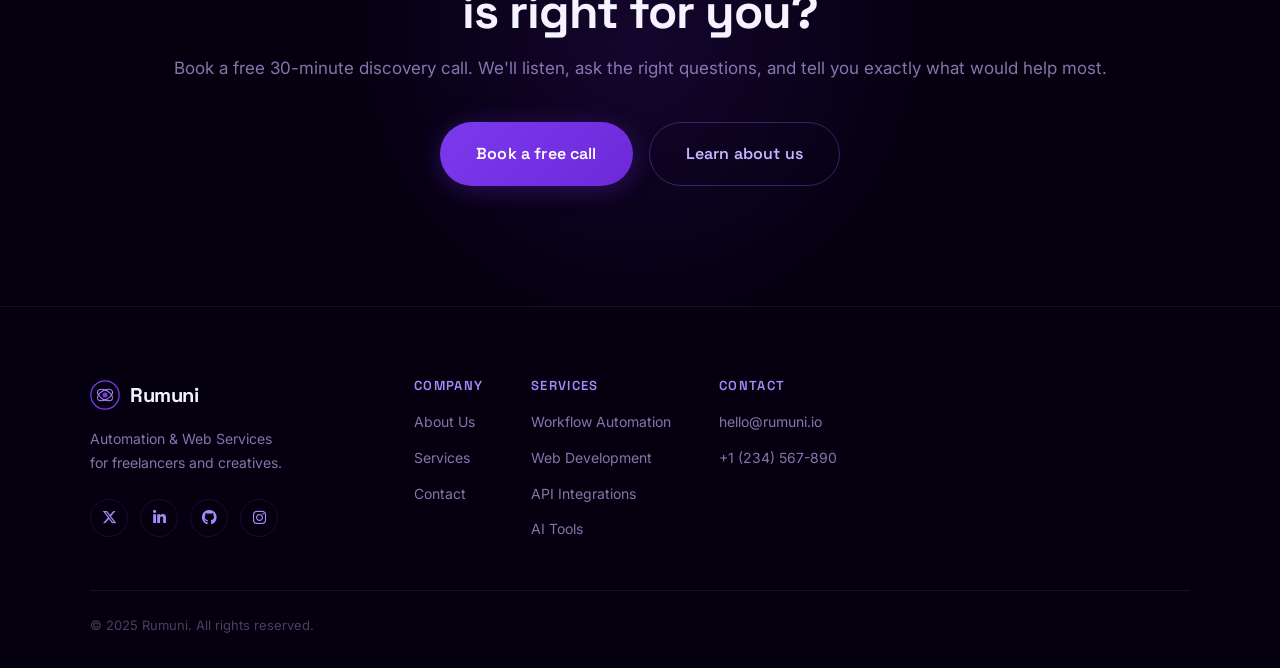
<file: rumuni/services.html>
<!DOCTYPE html>
<html lang="en">
<head>
  <meta charset="UTF-8" />
  <meta name="viewport" content="width=device-width, initial-scale=1.0" />
  <title>Services — Rumuni</title>
  <meta name="description" content="Explore Rumuni's full range of automation and web services — built specifically for freelancers and creative professionals." />
  <meta property="og:title" content="Services — Rumuni Automation & Web" />
  <meta property="og:type" content="website" />
  <link rel="preconnect" href="https://fonts.googleapis.com" />
  <link rel="preconnect" href="https://fonts.gstatic.com" crossorigin />
  <link href="https://fonts.googleapis.com/css2?family=Space+Grotesk:wght@300;400;500;600;700&family=Inter:wght@300;400;500;600&display=swap" rel="stylesheet" />
  <link rel="stylesheet" href="https://cdnjs.cloudflare.com/ajax/libs/font-awesome/6.5.0/css/all.min.css" />
  <link rel="stylesheet" href="shared.css" />
  <style>
    /* ── SERVICE CATEGORIES ── */
    .services-body { padding: 80px 24px 120px; }
    .services-container { max-width: 1100px; margin: 0 auto; }

    .service-category { margin-bottom: 100px; }
    .service-category:last-child { margin-bottom: 0; }

    .category-header {
      display: flex;
      align-items: center;
      gap: 20px;
      margin-bottom: 40px;
      padding-bottom: 24px;
      border-bottom: 1px solid var(--border-subtle);
    }
    .category-icon-lg {
      width: 60px;
      height: 60px;
      border-radius: 16px;
      background: rgba(109,40,217,0.2);
      border: 1px solid rgba(139,92,246,0.3);
      display: flex;
      align-items: center;
      justify-content: center;
      font-size: 26px;
      color: #a78bfa;
      flex-shrink: 0;
    }
    .category-header-text h2 {
      font-size: clamp(22px, 3vw, 30px);
      color: #e9d5ff;
      margin-bottom: 4px;
      text-align: left;
    }
    .category-header-text p { font-size: 15px; color: var(--text-muted); }

    .service-detail-grid {
      display: flex;
      gap: 24px;
      flex-wrap: wrap;
    }
    .service-detail-card {
      flex: 1 1 300px;
      background: rgba(20,8,42,0.6);
      border: 1px solid rgba(139,92,246,0.12);
      border-radius: 18px;
      padding: 32px;
      transition: border-color 0.3s, transform 0.3s;
      position: relative;
      overflow: hidden;
    }
    .service-detail-card::after {
      content: '';
      position: absolute;
      bottom: 0; left: 0; right: 0;
      height: 2px;
      background: linear-gradient(90deg, var(--purple-700), var(--purple-400));
      transform: scaleX(0);
      transform-origin: left;
      transition: transform 0.35s ease;
    }
    .service-detail-card:hover { border-color: rgba(139,92,246,0.35); transform: translateY(-4px); }
    .service-detail-card:hover::after { transform: scaleX(1); }
    .service-detail-card h3 {
      font-size: 19px;
      color: #e9d5ff;
      margin-bottom: 12px;
    }
    .service-detail-card p { font-size: 14px; color: var(--text-muted); line-height: 1.75; margin-bottom: 20px; }

    .feature-tags { display: flex; flex-wrap: wrap; gap: 8px; }
    .feature-tag {
      font-size: 12px;
      color: var(--purple-300);
      background: rgba(109,40,217,0.15);
      border: 1px solid rgba(139,92,246,0.2);
      border-radius: 20px;
      padding: 4px 12px;
      font-weight: 500;
    }

    /* ── PROCESS SECTION ── */
    .process-section { padding: 120px 24px; background: rgba(10,2,24,0.5); }
    .process-steps {
      display: flex;
      gap: 0;
      max-width: 1100px;
      margin: 64px auto 0;
      position: relative;
    }
    .process-steps::before {
      content: '';
      position: absolute;
      top: 28px;
      left: calc(12.5%);
      right: calc(12.5%);
      height: 1px;
      background: linear-gradient(90deg, transparent, rgba(139,92,246,0.3), rgba(139,92,246,0.3), transparent);
    }
    .process-step {
      flex: 1;
      text-align: center;
      padding: 0 16px;
    }
    .process-step-num {
      width: 56px;
      height: 56px;
      border-radius: 50%;
      background: rgba(20,8,42,0.9);
      border: 1px solid rgba(139,92,246,0.4);
      display: flex;
      align-items: center;
      justify-content: center;
      font-family: 'Space Grotesk', sans-serif;
      font-size: 18px;
      font-weight: 700;
      color: #a78bfa;
      margin: 0 auto 20px;
      position: relative;
      z-index: 1;
    }
    .process-step h4 {
      font-size: 15px;
      font-weight: 600;
      color: #e9d5ff;
      margin-bottom: 8px;
    }
    .process-step p { font-size: 13px; color: var(--text-muted); line-height: 1.65; }

    /* ── PRICING SECTION ── */
    .pricing-section { padding: 120px 24px; }
    .pricing-grid {
      display: flex;
      gap: 24px;
      flex-wrap: wrap;
      justify-content: center;
      max-width: 1000px;
      margin: 64px auto 0;
    }
    .pricing-card {
      flex: 1 1 260px;
      max-width: 320px;
      background: rgba(20,8,42,0.7);
      border: 1px solid rgba(139,92,246,0.15);
      border-radius: 24px;
      padding: 40px 32px;
      position: relative;
      transition: border-color 0.3s, transform 0.3s;
    }
    .pricing-card:hover { transform: translateY(-6px); }
    .pricing-card.featured {
      border-color: rgba(139,92,246,0.5);
      background: rgba(30, 10, 60, 0.9);
    }
    .pricing-badge {
      position: absolute;
      top: -14px;
      left: 50%;
      transform: translateX(-50%);
      background: linear-gradient(135deg, var(--purple-600), var(--purple-700));
      color: #fff;
      font-size: 12px;
      font-weight: 600;
      padding: 5px 16px;
      border-radius: 20px;
      white-space: nowrap;
      letter-spacing: 0.05em;
    }
    .pricing-tier {
      font-size: 13px;
      font-weight: 600;
      letter-spacing: 0.1em;
      text-transform: uppercase;
      color: var(--purple-400);
      margin-bottom: 12px;
    }
    .pricing-price {
      font-family: 'Space Grotesk', sans-serif;
      font-size: 48px;
      font-weight: 700;
      color: #f5f3ff;
      line-height: 1;
      margin-bottom: 4px;
    }
    .pricing-price span { font-size: 18px; font-weight: 400; color: var(--text-muted); }
    .pricing-desc { font-size: 14px; color: var(--text-muted); margin-bottom: 32px; line-height: 1.6; }
    .pricing-features { display: flex; flex-direction: column; gap: 12px; margin-bottom: 32px; }
    .pricing-feature {
      display: flex;
      align-items: flex-start;
      gap: 10px;
      font-size: 14px;
      color: #d8b4fe;
    }
    .pricing-feature i { color: var(--purple-500); margin-top: 2px; flex-shrink: 0; }
    .pricing-card .btn { width: 100%; justify-content: center; }

    /* ── FAQ SECTION ── */
    .faq-section { padding: 120px 24px; }
    .faq-list {
      max-width: 720px;
      margin: 64px auto 0;
      display: flex;
      flex-direction: column;
      gap: 12px;
    }
    .faq-item {
      background: rgba(20,8,42,0.6);
      border: 1px solid rgba(139,92,246,0.12);
      border-radius: 14px;
      overflow: hidden;
      transition: border-color 0.3s;
    }
    .faq-item:hover { border-color: rgba(139,92,246,0.3); }
    .faq-question {
      width: 100%;
      background: none;
      border: none;
      padding: 22px 28px;
      display: flex;
      align-items: center;
      justify-content: space-between;
      cursor: pointer;
      text-align: left;
      gap: 16px;
    }
    .faq-question span {
      font-family: 'Space Grotesk', sans-serif;
      font-size: 16px;
      font-weight: 600;
      color: #e9d5ff;
    }
    .faq-question i { color: var(--purple-400); font-size: 14px; transition: transform 0.3s; flex-shrink: 0; }
    .faq-item.open .faq-question i { transform: rotate(45deg); }
    .faq-answer {
      max-height: 0;
      overflow: hidden;
      transition: max-height 0.35s ease;
    }
    .faq-item.open .faq-answer { max-height: 300px; }
    .faq-answer-inner {
      padding: 0 28px 22px;
      font-size: 15px;
      color: var(--text-muted);
      line-height: 1.75;
    }

    /* ── CTA ── */
    .services-cta {
      padding: 120px 24px;
      text-align: center;
      position: relative;
      overflow: hidden;
    }
    .services-cta-glow {
      position: absolute;
      width: 600px; height: 600px;
      border-radius: 50%;
      background: radial-gradient(circle, rgba(109,40,217,0.15) 0%, transparent 70%);
      top: 50%; left: 50%;
      transform: translate(-50%, -50%);
      pointer-events: none;
    }
    .services-cta h2 { position: relative; z-index: 1; font-size: clamp(28px, 4vw, 48px); margin-bottom: 16px; }
    .services-cta p { font-size: 17px; color: var(--text-muted); margin-bottom: 40px; position: relative; z-index: 1; }
    .services-cta .btn-group { justify-content: center; position: relative; z-index: 1; }

    @media (max-width: 767px) {
      .process-steps { flex-direction: column; gap: 32px; }
      .process-steps::before { display: none; }
      .category-header { flex-direction: column; align-items: flex-start; }
    }
  </style>
</head>
<body>

  <!-- NAV -->
  <nav class="nav" id="nav" role="navigation" aria-label="Main navigation">
    <div class="nav-inner">
      <a href="index.html" class="nav-logo" aria-label="Rumuni home">
        <svg width="36" height="36" viewBox="0 0 36 36" fill="none" xmlns="http://www.w3.org/2000/svg" aria-hidden="true">
          <circle cx="18" cy="18" r="17" stroke="#7c3aed" stroke-width="1.5"/>
          <ellipse cx="18" cy="18" rx="10" ry="5.5" stroke="#a78bfa" stroke-width="1.2" transform="rotate(-30 18 18)"/>
          <ellipse cx="18" cy="18" rx="10" ry="5.5" stroke="#a78bfa" stroke-width="1.2" transform="rotate(30 18 18)"/>
          <circle cx="18" cy="18" r="3" fill="#7c3aed"/>
        </svg>
        <span>Rumuni</span>
      </a>
      <button class="nav-burger" id="navBurger" aria-label="Open navigation menu" aria-expanded="false" aria-controls="navMenu">
        <span></span><span></span><span></span>
      </button>
      <ul class="nav-links" id="navMenu" role="list">
        <li><a href="index.html" class="nav-link">Home</a></li>
        <li><a href="about.html" class="nav-link">About</a></li>
        <li><a href="services.html" class="nav-link active">Services</a></li>
        <li><a href="contact.html" class="nav-link">Contact</a></li>
        <li><a href="contact.html" class="btn btn-primary nav-cta">Get Started</a></li>
      </ul>
      <div class="nav-overlay" id="navOverlay" aria-hidden="true"></div>
    </div>
  </nav>

  <main>
    <!-- PAGE HERO -->
    <header class="page-hero" aria-labelledby="services-hero-heading">
      <div class="page-hero-glow" aria-hidden="true"></div>
      <div class="section-eyebrow">What we offer</div>
      <h1 id="services-hero-heading">Services built around<br /><span style="background: linear-gradient(135deg,#a78bfa,#7c3aed,#c4b5fd); -webkit-background-clip:text; -webkit-text-fill-color:transparent; background-clip:text;">how creatives work</span></h1>
      <p>From single automations to full web platforms — every service is scoped, priced, and delivered with the freelancer's workflow in mind.</p>
    </header>

    <!-- SERVICES DETAIL -->
    <div class="services-body">
      <div class="services-container">

        <!-- Automation -->
        <section class="service-category reveal-section" aria-labelledby="automation-heading">
          <div class="category-header">
            <div class="category-icon-lg"><i class="fa-solid fa-robot" aria-hidden="true"></i></div>
            <div class="category-header-text">
              <h2 id="automation-heading">Workflow Automation</h2>
              <p>Eliminate the repetitive. Automate the predictable. Focus on the creative.</p>
            </div>
          </div>
          <div class="service-detail-grid">
            <div class="service-detail-card">
              <h3>Client Onboarding Flows</h3>
              <p>Automated welcome sequences, contract delivery, intake forms, and project kickoff — triggered the moment a client signs.</p>
              <div class="feature-tags">
                <span class="feature-tag">HoneyBook</span>
                <span class="feature-tag">Dubsado</span>
                <span class="feature-tag">Zapier</span>
                <span class="feature-tag">Make</span>
              </div>
            </div>
            <div class="service-detail-card">
              <h3>Invoice & Payment Automation</h3>
              <p>Auto-generate, send, and follow up on invoices. Reconcile payments and update your project tracker without lifting a finger.</p>
              <div class="feature-tags">
                <span class="feature-tag">Stripe</span>
                <span class="feature-tag">QuickBooks</span>
                <span class="feature-tag">FreshBooks</span>
              </div>
            </div>
            <div class="service-detail-card">
              <h3>Content Publishing Pipelines</h3>
              <p>Write once, publish everywhere. Auto-schedule and distribute content to your platforms with custom formatting per channel.</p>
              <div class="feature-tags">
                <span class="feature-tag">Notion</span>
                <span class="feature-tag">Buffer</span>
                <span class="feature-tag">WordPress</span>
                <span class="feature-tag">Webflow</span>
              </div>
            </div>
          </div>
        </section>

        <!-- Web Dev -->
        <section class="service-category reveal-section" aria-labelledby="webdev-heading">
          <div class="category-header">
            <div class="category-icon-lg"><i class="fa-solid fa-globe" aria-hidden="true"></i></div>
            <div class="category-header-text">
              <h2 id="webdev-heading">Web Development</h2>
              <p>Websites that are fast, beautiful, and built to convert — without the bloat.</p>
            </div>
          </div>
          <div class="service-detail-grid">
            <div class="service-detail-card">
              <h3>Portfolio & Personal Sites</h3>
              <p>Showcase your work in a site that reflects your craft. Custom-coded for speed and tailored to your visual identity.</p>
              <div class="feature-tags">
                <span class="feature-tag">Custom HTML/CSS</span>
                <span class="feature-tag">Next.js</span>
                <span class="feature-tag">Webflow</span>
              </div>
            </div>
            <div class="service-detail-card">
              <h3>Client Booking Sites</h3>
              <p>Lead with a great impression and let clients book, pay deposits, and fill briefs — all in one seamless flow.</p>
              <div class="feature-tags">
                <span class="feature-tag">Calendly integration</span>
                <span class="feature-tag">Stripe</span>
                <span class="feature-tag">Custom forms</span>
              </div>
            </div>
            <div class="service-detail-card">
              <h3>Landing & Sales Pages</h3>
              <p>Conversion-first pages for your products, courses, or services — crafted with copy and design working together.</p>
              <div class="feature-tags">
                <span class="feature-tag">A/B testing ready</span>
                <span class="feature-tag">Analytics built-in</span>
              </div>
            </div>
          </div>
        </section>

        <!-- AI & Integrations -->
        <section class="service-category reveal-section" aria-labelledby="ai-heading">
          <div class="category-header">
            <div class="category-icon-lg"><i class="fa-solid fa-wand-magic-sparkles" aria-hidden="true"></i></div>
            <div class="category-header-text">
              <h2 id="ai-heading">AI Tools & Integrations</h2>
              <p>Embed intelligence into your workflow — not as a gimmick, but as genuine leverage.</p>
            </div>
          </div>
          <div class="service-detail-grid">
            <div class="service-detail-card">
              <h3>Proposal & Brief Generation</h3>
              <p>AI that drafts first-cut proposals and creative briefs from a short input — ready to review and send in minutes.</p>
              <div class="feature-tags">
                <span class="feature-tag">OpenAI</span>
                <span class="feature-tag">Anthropic Claude</span>
                <span class="feature-tag">Custom prompts</span>
              </div>
            </div>
            <div class="service-detail-card">
              <h3>Inquiry Routing & Triage</h3>
              <p>AI-powered classification of inbound inquiries — route leads, filter spam, and auto-respond with context-aware replies.</p>
              <div class="feature-tags">
                <span class="feature-tag">Gmail</span>
                <span class="feature-tag">Slack</span>
                <span class="feature-tag">Notion inbox</span>
              </div>
            </div>
            <div class="service-detail-card">
              <h3>Custom API Integrations</h3>
              <p>Connect any two platforms your business depends on — even ones with no native integration — via custom API bridges.</p>
              <div class="feature-tags">
                <span class="feature-tag">REST APIs</span>
                <span class="feature-tag">Webhooks</span>
                <span class="feature-tag">OAuth</span>
              </div>
            </div>
          </div>
        </section>

      </div>
    </div>

    <!-- PROCESS -->
    <section class="process-section reveal-section" aria-labelledby="process-heading">
      <div class="section-header">
        <div class="section-eyebrow">How it works</div>
        <h2 id="process-heading">From idea to running<br />in four steps</h2>
      </div>
      <div class="process-steps" role="list">
        <div class="process-step" role="listitem">
          <div class="process-step-num" aria-hidden="true">1</div>
          <h4>Discovery call</h4>
          <p>We learn your workflow, pain points, and goals in a focused 30-minute session.</p>
        </div>
        <div class="process-step" role="listitem">
          <div class="process-step-num" aria-hidden="true">2</div>
          <h4>Proposal & scope</h4>
          <p>Clear scope, fixed timeline, and transparent pricing — no surprises.</p>
        </div>
        <div class="process-step" role="listitem">
          <div class="process-step-num" aria-hidden="true">3</div>
          <h4>Build & test</h4>
          <p>We build iteratively with your feedback, testing every edge case.</p>
        </div>
        <div class="process-step" role="listitem">
          <div class="process-step-num" aria-hidden="true">4</div>
          <h4>Launch & support</h4>
          <p>Go live with confidence. We stay on for 30 days of post-launch support.</p>
        </div>
      </div>
    </section>

    <!-- PRICING -->
    <section class="pricing-section reveal-section" aria-labelledby="pricing-heading">
      <div class="section-header">
        <div class="section-eyebrow">Pricing</div>
        <h2 id="pricing-heading">Transparent pricing.<br />No hidden fees.</h2>
        <p class="section-sub">Pay for what you need. Scale when you're ready.</p>
      </div>
      <div class="pricing-grid">
        <div class="pricing-card">
          <div class="pricing-tier">Starter</div>
          <div class="pricing-price">$499<span>/project</span></div>
          <p class="pricing-desc">Perfect for a single automation or a simple landing page. Great for testing what's possible.</p>
          <div class="pricing-features">
            <div class="pricing-feature"><i class="fa-solid fa-check" aria-hidden="true"></i> 1 automation or 1 page</div>
            <div class="pricing-feature"><i class="fa-solid fa-check" aria-hidden="true"></i> 7-day delivery</div>
            <div class="pricing-feature"><i class="fa-solid fa-check" aria-hidden="true"></i> 14 days post-launch support</div>
            <div class="pricing-feature"><i class="fa-solid fa-check" aria-hidden="true"></i> Full ownership of deliverables</div>
          </div>
          <a href="contact.html" class="btn btn-ghost">Get started</a>
        </div>
        <div class="pricing-card featured">
          <div class="pricing-badge">Most popular</div>
          <div class="pricing-tier">Studio</div>
          <div class="pricing-price">$1,499<span>/project</span></div>
          <p class="pricing-desc">For freelancers ready to systemise their entire workflow or launch a full custom website.</p>
          <div class="pricing-features">
            <div class="pricing-feature"><i class="fa-solid fa-check" aria-hidden="true"></i> Up to 5 automations or full site</div>
            <div class="pricing-feature"><i class="fa-solid fa-check" aria-hidden="true"></i> 14-day delivery</div>
            <div class="pricing-feature"><i class="fa-solid fa-check" aria-hidden="true"></i> 30 days post-launch support</div>
            <div class="pricing-feature"><i class="fa-solid fa-check" aria-hidden="true"></i> API integrations included</div>
            <div class="pricing-feature"><i class="fa-solid fa-check" aria-hidden="true"></i> Analytics dashboard</div>
          </div>
          <a href="contact.html" class="btn btn-primary">Get started</a>
        </div>
        <div class="pricing-card">
          <div class="pricing-tier">Agency</div>
          <div class="pricing-price">Custom</div>
          <p class="pricing-desc">For creative studios and agencies needing ongoing automation infrastructure and web services.</p>
          <div class="pricing-features">
            <div class="pricing-feature"><i class="fa-solid fa-check" aria-hidden="true"></i> Unlimited scope</div>
            <div class="pricing-feature"><i class="fa-solid fa-check" aria-hidden="true"></i> Dedicated account manager</div>
            <div class="pricing-feature"><i class="fa-solid fa-check" aria-hidden="true"></i> SLA-backed support</div>
            <div class="pricing-feature"><i class="fa-solid fa-check" aria-hidden="true"></i> AI tool development</div>
            <div class="pricing-feature"><i class="fa-solid fa-check" aria-hidden="true"></i> Monthly retainer available</div>
          </div>
          <a href="contact.html" class="btn btn-ghost">Contact us</a>
        </div>
      </div>
    </section>

    <!-- FAQ -->
    <section class="faq-section reveal-section" aria-labelledby="faq-heading">
      <div class="section-header">
        <div class="section-eyebrow">Questions</div>
        <h2 id="faq-heading">Things people usually ask</h2>
      </div>
      <div class="faq-list" role="list">
        <div class="faq-item" role="listitem">
          <button class="faq-question" aria-expanded="false">
            <span>Do I need to know anything technical to work with you?</span>
            <i class="fa-solid fa-plus" aria-hidden="true"></i>
          </button>
          <div class="faq-answer"><div class="faq-answer-inner">Not at all. We handle all the technical work. Your job is to tell us how you work and what you want to change — we'll map out the solution and explain everything in plain language.</div></div>
        </div>
        <div class="faq-item" role="listitem">
          <button class="faq-question" aria-expanded="false">
            <span>How long does a typical project take?</span>
            <i class="fa-solid fa-plus" aria-hidden="true"></i>
          </button>
          <div class="faq-answer"><div class="faq-answer-inner">Starter projects typically ship in 5–7 days. Studio projects in 10–14 days. Agency engagements are planned on a case-by-case basis. We'll give you a firm timeline before any work begins.</div></div>
        </div>
        <div class="faq-item" role="listitem">
          <button class="faq-question" aria-expanded="false">
            <span>What happens if something breaks after launch?</span>
            <i class="fa-solid fa-plus" aria-hidden="true"></i>
          </button>
          <div class="faq-answer"><div class="faq-answer-inner">All plans include a post-launch support window. Anything that breaks due to our build is fixed for free. We also offer monthly maintenance retainers for ongoing peace of mind.</div></div>
        </div>
        <div class="faq-item" role="listitem">
          <button class="faq-question" aria-expanded="false">
            <span>Which tools and platforms do you work with?</span>
            <i class="fa-solid fa-plus" aria-hidden="true"></i>
          </button>
          <div class="faq-answer"><div class="faq-answer-inner">We're platform-agnostic. Common tools include Zapier, Make, Notion, Webflow, WordPress, HoneyBook, Dubsado, Stripe, and many more. If you use it, we can likely automate it or integrate it.</div></div>
        </div>
        <div class="faq-item" role="listitem">
          <button class="faq-question" aria-expanded="false">
            <span>Do you offer ongoing support after the project ends?</span>
            <i class="fa-solid fa-plus" aria-hidden="true"></i>
          </button>
          <div class="faq-answer"><div class="faq-answer-inner">Yes. Beyond the included support window, we offer monthly retainer plans for clients who want continuous improvements, monitoring, and a dedicated point of contact.</div></div>
        </div>
      </div>
    </section>

    <!-- SERVICES CTA -->
    <section class="services-cta reveal-section" aria-labelledby="services-cta-heading">
      <div class="services-cta-glow" aria-hidden="true"></div>
      <div class="section-eyebrow" style="justify-content:center; display:flex;">Get started</div>
      <h2 id="services-cta-heading">Not sure which service<br />is right for you?</h2>
      <p>Book a free 30-minute discovery call. We'll listen, ask the right questions, and tell you exactly what would help most.</p>
      <div class="btn-group">
        <a href="contact.html" class="btn btn-primary btn-lg">Book a free call</a>
        <a href="about.html" class="btn btn-ghost btn-lg">Learn about us</a>
      </div>
    </section>

  </main>

  <!-- FOOTER -->
  <footer class="footer" role="contentinfo">
    <div class="footer-inner">
      <div class="footer-brand">
        <a href="index.html" class="nav-logo footer-logo" aria-label="Rumuni home">
          <svg width="30" height="30" viewBox="0 0 36 36" fill="none" xmlns="http://www.w3.org/2000/svg" aria-hidden="true">
            <circle cx="18" cy="18" r="17" stroke="#7c3aed" stroke-width="1.5"/>
            <ellipse cx="18" cy="18" rx="10" ry="5.5" stroke="#a78bfa" stroke-width="1.2" transform="rotate(-30 18 18)"/>
            <ellipse cx="18" cy="18" rx="10" ry="5.5" stroke="#a78bfa" stroke-width="1.2" transform="rotate(30 18 18)"/>
            <circle cx="18" cy="18" r="3" fill="#7c3aed"/>
          </svg>
          <span>Rumuni</span>
        </a>
        <p class="footer-tagline">Automation & Web Services<br />for freelancers and creatives.</p>
        <div class="footer-socials">
          <a href="#" class="social-link" aria-label="Rumuni on Twitter"><i class="fa-brands fa-x-twitter" aria-hidden="true"></i></a>
          <a href="#" class="social-link" aria-label="Rumuni on LinkedIn"><i class="fa-brands fa-linkedin-in" aria-hidden="true"></i></a>
          <a href="#" class="social-link" aria-label="Rumuni on GitHub"><i class="fa-brands fa-github" aria-hidden="true"></i></a>
          <a href="#" class="social-link" aria-label="Rumuni on Instagram"><i class="fa-brands fa-instagram" aria-hidden="true"></i></a>
        </div>
      </div>
      <nav class="footer-nav" aria-label="Footer navigation">
        <div class="footer-col">
          <h4>Company</h4>
          <ul role="list">
            <li><a href="about.html">About Us</a></li>
            <li><a href="services.html">Services</a></li>
            <li><a href="contact.html">Contact</a></li>
          </ul>
        </div>
        <div class="footer-col">
          <h4>Services</h4>
          <ul role="list">
            <li><a href="services.html">Workflow Automation</a></li>
            <li><a href="services.html">Web Development</a></li>
            <li><a href="services.html">API Integrations</a></li>
            <li><a href="services.html">AI Tools</a></li>
          </ul>
        </div>
        <div class="footer-col">
          <h4>Contact</h4>
          <ul role="list">
            <li><a href="mailto:hello@rumuni.io">hello@rumuni.io</a></li>
            <li><a href="tel:+1234567890">+1 (234) 567-890</a></li>
          </ul>
        </div>
      </nav>
    </div>
    <div class="footer-bottom">
      <p>&copy; 2025 Rumuni. All rights reserved.</p>
    </div>
  </footer>

  <script src="shared.js"></script>
  <script>
    // FAQ accordion
    document.querySelectorAll('.faq-question').forEach(btn => {
      btn.addEventListener('click', () => {
        const item = btn.closest('.faq-item');
        const isOpen = item.classList.contains('open');
        document.querySelectorAll('.faq-item').forEach(el => {
          el.classList.remove('open');
          el.querySelector('.faq-question').setAttribute('aria-expanded', 'false');
        });
        if (!isOpen) {
          item.classList.add('open');
          btn.setAttribute('aria-expanded', 'true');
        }
      });
    });
  </script>
</body>
</html>
</file>
<file: rumuni/shared.css>
/* ══════════════════════════════════════════════════════
   RUMUNI — Shared Design System
   Orbital Flow Theme | Purple & Black | Space Grotesk + Inter
   ══════════════════════════════════════════════════════ */

/* ── RESET & BASE ── */
*, *::before, *::after { box-sizing: border-box; margin: 0; padding: 0; }

:root {
  --purple-50:  #f5f3ff;
  --purple-100: #ede9fe;
  --purple-200: #ddd6fe;
  --purple-300: #c4b5fd;
  --purple-400: #a78bfa;
  --purple-500: #8b5cf6;
  --purple-600: #7c3aed;
  --purple-700: #6d28d9;
  --purple-800: #5b21b6;
  --purple-900: #4c1d95;
  --bg-base:    #050010;
  --bg-mid:     #0d0117;
  --bg-card:    rgba(20, 8, 42, 0.7);
  --text-primary: #f5f3ff;
  --text-muted:   rgba(196, 181, 253, 0.65);
  --text-faint:   rgba(196, 181, 253, 0.35);
  --border-subtle: rgba(139, 92, 246, 0.15);
  --border-mid:    rgba(139, 92, 246, 0.3);
  --nav-h: 72px;
  --radius-sm: 8px;
  --radius-md: 14px;
  --radius-lg: 20px;
  --radius-xl: 28px;
}

html { scroll-behavior: smooth; }

body {
  background-color: var(--bg-base);
  color: var(--text-primary);
  font-family: 'Inter', sans-serif;
  font-size: 16px;
  line-height: 1.6;
  -webkit-font-smoothing: antialiased;
  overflow-x: hidden;
}

img { max-width: 100%; display: block; }
a { color: inherit; text-decoration: none; }
ul { list-style: none; padding: 0; margin: 0; }

/* ── SUBTLE GRID PATTERN ── */
body::before {
  content: '';
  position: fixed;
  inset: 0;
  background-image:
    linear-gradient(rgba(139,92,246,0.03) 1px, transparent 1px),
    linear-gradient(90deg, rgba(139,92,246,0.03) 1px, transparent 1px);
  background-size: 60px 60px;
  pointer-events: none;
  z-index: 0;
}

main, header, footer, section, nav { position: relative; z-index: 1; }

/* ── TYPOGRAPHY ── */
h1, h2, h3, h4, h5, h6 {
  font-family: 'Space Grotesk', sans-serif;
  font-weight: 700;
  line-height: 1.1;
  letter-spacing: -0.02em;
  color: var(--text-primary);
}
h2 { font-size: clamp(32px, 5vw, 54px); }
h3 { font-size: clamp(20px, 3vw, 26px); }

/* ── BUTTONS ── */
.btn {
  display: inline-flex;
  align-items: center;
  gap: 8px;
  font-family: 'Space Grotesk', sans-serif;
  font-size: 15px;
  font-weight: 600;
  padding: 14px 28px;
  border-radius: 50px;
  border: none;
  cursor: pointer;
  transition: transform 0.2s, box-shadow 0.2s, background 0.2s, opacity 0.2s;
  letter-spacing: 0.01em;
  white-space: nowrap;
}
.btn:focus-visible {
  outline: 2px solid var(--purple-400);
  outline-offset: 3px;
}
.btn:active { transform: scale(0.97); }

.btn-primary {
  background: linear-gradient(135deg, var(--purple-600) 0%, var(--purple-700) 100%);
  color: #fff;
  box-shadow: 0 4px 24px rgba(109, 40, 217, 0.35);
}
.btn-primary:hover {
  box-shadow: 0 8px 32px rgba(109, 40, 217, 0.55);
  transform: translateY(-2px);
}
.btn-ghost {
  background: transparent;
  color: var(--purple-300);
  border: 1.5px solid rgba(139, 92, 246, 0.35);
}
.btn-ghost:hover {
  background: rgba(139,92,246,0.08);
  border-color: rgba(139,92,246,0.6);
}
.btn-secondary {
  background: rgba(109,40,217,0.15);
  color: var(--purple-300);
  border: 1px solid rgba(139,92,246,0.25);
}
.btn-secondary:hover { background: rgba(109,40,217,0.25); }
.btn-lg { padding: 18px 36px; font-size: 16px; }
.btn-group { display: flex; gap: 16px; flex-wrap: wrap; }

/* ── NAV ── */
.nav {
  position: fixed;
  top: 0; left: 0; right: 0;
  z-index: 1000;
  height: var(--nav-h);
  transition: background 0.3s, border-color 0.3s;
}
.nav.scrolled {
  background: rgba(5, 0, 16, 0.92);
  border-bottom: 1px solid var(--border-subtle);
  backdrop-filter: blur(16px);
  -webkit-backdrop-filter: blur(16px);
}
.nav-inner {
  max-width: 1200px;
  margin: 0 auto;
  padding: 0 24px;
  height: 100%;
  display: flex;
  align-items: center;
  gap: 32px;
}
.nav-logo {
  display: flex;
  align-items: center;
  gap: 10px;
  font-family: 'Space Grotesk', sans-serif;
  font-size: 20px;
  font-weight: 700;
  color: var(--text-primary);
  letter-spacing: -0.02em;
  flex-shrink: 0;
}
.nav-links {
  display: flex;
  align-items: center;
  gap: 8px;
  margin-left: auto;
  list-style: none;
}
.nav-link {
  font-family: 'Inter', sans-serif;
  font-size: 15px;
  font-weight: 500;
  color: rgba(196,181,253,0.7);
  padding: 8px 14px;
  border-radius: 8px;
  transition: color 0.2s, background 0.2s;
}
.nav-link:hover, .nav-link.active { color: var(--purple-300); background: rgba(139,92,246,0.08); }
.nav-cta { margin-left: 8px; padding: 10px 22px; font-size: 14px; }
.nav-burger {
  display: none;
  flex-direction: column;
  gap: 5px;
  background: none;
  border: none;
  cursor: pointer;
  padding: 8px;
  margin-left: auto;
  border-radius: 8px;
}
.nav-burger span {
  display: block;
  width: 22px;
  height: 2px;
  background: var(--purple-300);
  border-radius: 2px;
  transition: transform 0.3s, opacity 0.3s;
}
.nav-burger[aria-expanded="true"] span:nth-child(1) { transform: translateY(7px) rotate(45deg); }
.nav-burger[aria-expanded="true"] span:nth-child(2) { opacity: 0; }
.nav-burger[aria-expanded="true"] span:nth-child(3) { transform: translateY(-7px) rotate(-45deg); }
.nav-overlay {
  display: none;
  position: fixed;
  inset: 0;
  background: rgba(0,0,0,0.6);
  z-index: 998;
  opacity: 0;
  transition: opacity 0.3s;
}
.nav-overlay.active { opacity: 1; }

/* ── SECTION SHARED ── */
.section-header {
  text-align: center;
  max-width: 680px;
  margin: 0 auto;
}
.section-eyebrow {
  display: inline-flex;
  align-items: center;
  gap: 8px;
  font-size: 12px;
  font-weight: 600;
  letter-spacing: 0.15em;
  text-transform: uppercase;
  color: var(--purple-400);
  margin-bottom: 16px;
}
.section-eyebrow::before {
  content: '';
  display: block;
  width: 24px;
  height: 1px;
  background: var(--purple-500);
}
.section-sub {
  font-size: 17px;
  color: var(--text-muted);
  line-height: 1.75;
  margin-top: 16px;
}

/* ── DIVIDER ── */
.section-divider {
  width: 100%;
  height: 1px;
  background: linear-gradient(90deg, transparent, rgba(139,92,246,0.25), transparent);
  max-width: 1100px;
  margin: 0 auto;
}

/* ── REVEAL ANIMATION ── */
.reveal-section {
  opacity: 0;
  transform: translateY(40px);
  transition: opacity 0.7s ease, transform 0.7s ease;
}
.reveal-section.visible {
  opacity: 1;
  transform: translateY(0);
}
@media (prefers-reduced-motion: reduce) {
  .reveal-section { opacity: 1; transform: none; transition: none; }
  * { animation-duration: 0.01ms !important; animation-iteration-count: 1 !important; }
}

/* ── PAGE HERO (inner pages) ── */
.page-hero {
  padding: 160px 24px 80px;
  text-align: center;
  position: relative;
  overflow: hidden;
}
.page-hero-glow {
  position: absolute;
  width: 500px;
  height: 500px;
  border-radius: 50%;
  background: radial-gradient(circle, rgba(109,40,217,0.18) 0%, transparent 70%);
  top: 50%; left: 50%;
  transform: translate(-50%, -50%);
  pointer-events: none;
}
.page-hero h1 { font-size: clamp(40px, 6vw, 72px); margin-bottom: 20px; }
.page-hero p {
  font-size: 18px;
  color: var(--text-muted);
  max-width: 560px;
  margin: 0 auto;
  line-height: 1.75;
}

/* ── FOOTER ── */
.footer {
  border-top: 1px solid var(--border-subtle);
  padding: 72px 24px 32px;
  margin-top: 0;
}
.footer-inner {
  max-width: 1100px;
  margin: 0 auto;
  display: flex;
  gap: 64px;
  flex-wrap: wrap;
}
.footer-brand { flex: 0 0 260px; }
.footer-logo { margin-bottom: 16px; }
.footer-tagline {
  font-size: 14px;
  color: var(--text-muted);
  line-height: 1.7;
  margin-bottom: 24px;
}
.footer-socials { display: flex; gap: 12px; }
.social-link {
  width: 38px;
  height: 38px;
  border-radius: 50%;
  border: 1px solid var(--border-subtle);
  display: flex;
  align-items: center;
  justify-content: center;
  font-size: 15px;
  color: var(--purple-400);
  transition: border-color 0.2s, background 0.2s;
}
.social-link:hover { border-color: var(--purple-500); background: rgba(139,92,246,0.1); }
.footer-nav { display: flex; gap: 48px; flex: 1; flex-wrap: wrap; }
.footer-col h4 {
  font-family: 'Space Grotesk', sans-serif;
  font-size: 13px;
  font-weight: 600;
  letter-spacing: 0.1em;
  text-transform: uppercase;
  color: var(--purple-400);
  margin-bottom: 16px;
}
.footer-col ul { display: flex; flex-direction: column; gap: 10px; }
.footer-col a {
  font-size: 14px;
  color: var(--text-muted);
  transition: color 0.2s;
}
.footer-col a:hover { color: var(--purple-300); }
.footer-bottom {
  max-width: 1100px;
  margin: 48px auto 0;
  padding-top: 24px;
  border-top: 1px solid var(--border-subtle);
  font-size: 13px;
  color: var(--text-faint);
}

/* ── RESPONSIVE: TABLET ── */
@media (max-width: 1024px) {
  .footer-inner { gap: 40px; }
  .footer-brand { flex: 0 0 220px; }
}

/* ── RESPONSIVE: MOBILE ── */
@media (max-width: 767px) {
  .nav-burger { display: flex; }
  .nav-links {
    display: flex;
    flex-direction: column;
    align-items: flex-start;
    gap: 4px;
    position: fixed;
    top: 0; right: 0; bottom: 0;
    width: min(280px, 85vw);
    background: rgba(10, 2, 24, 0.98);
    border-left: 1px solid var(--border-subtle);
    backdrop-filter: blur(16px);
    -webkit-backdrop-filter: blur(16px);
    padding: 80px 24px 40px;
    z-index: 999;
    transform: translateX(100%);
    transition: transform 0.35s cubic-bezier(0.4, 0, 0.2, 1);
    list-style: none;
  }
  .nav-links.open { transform: translateX(0); }
  .nav-overlay { display: block; }
  .nav-link { width: 100%; padding: 12px 16px; font-size: 16px; }
  .nav-cta { margin-left: 0; margin-top: 12px; width: 100%; justify-content: center; }
  .footer-inner { flex-direction: column; gap: 40px; }
  .footer-brand { flex: unset; }
  .footer-nav { gap: 32px; }
  h2 { font-size: clamp(28px, 8vw, 40px); }
  .btn-group { justify-content: center; }
  .page-hero { padding: 120px 24px 60px; }
}

@media (max-width: 480px) {
  .footer-nav { flex-direction: column; gap: 24px; }
}
</file>
